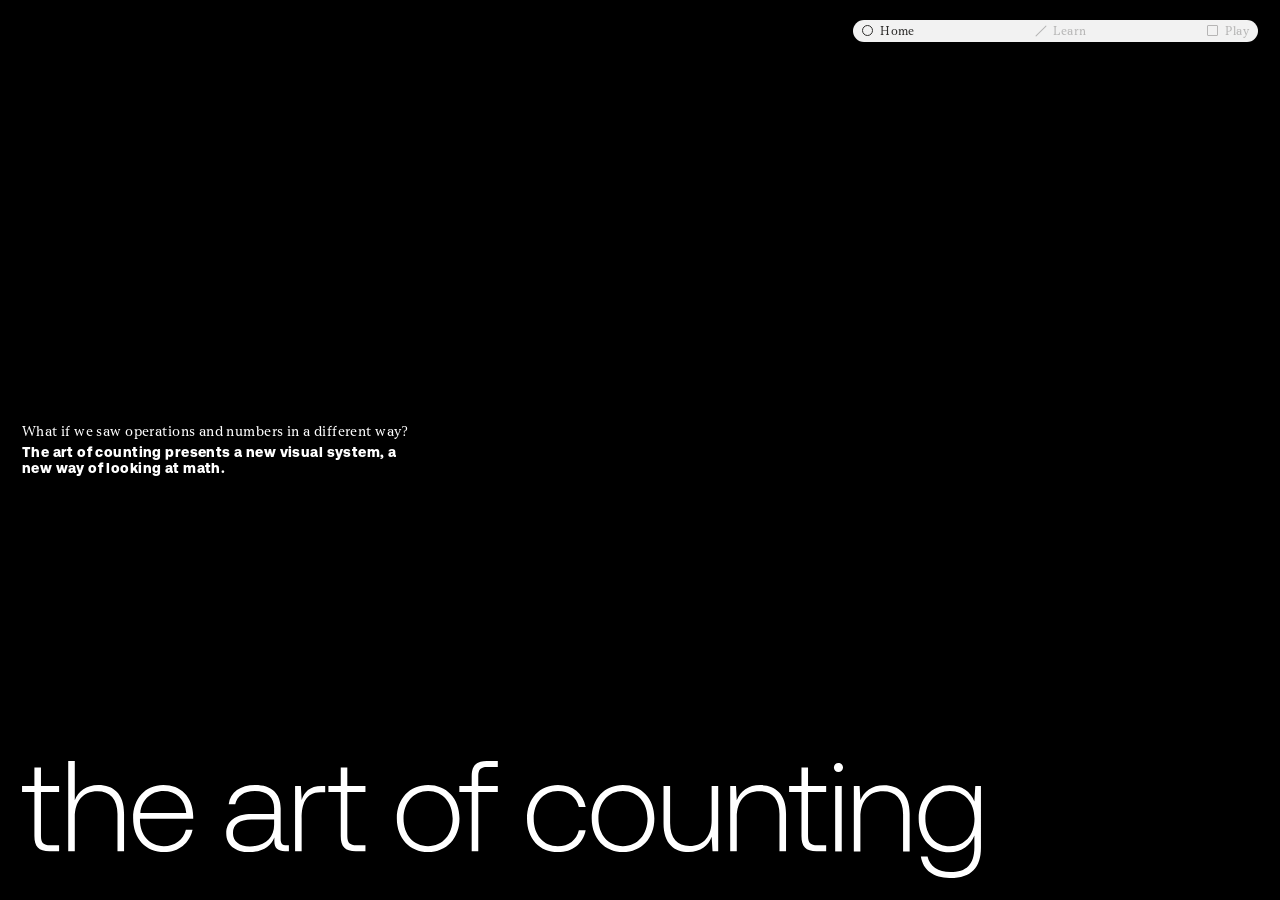
<file: index.html>
<!doctype html>
<html lang="en">
  <head>
    <meta charset="UTF-8" />
    <meta name="viewport" content="width=device-width, initial-scale=1.0, viewport-fit=cover" />
    <title>The Art of Counting</title>
    <link
      rel="stylesheet"
      href="https://cdn.jsdelivr.net/npm/bootstrap@5.3.3/dist/css/bootstrap.min.css"
    />
    <link rel="stylesheet" href="css/base.css" />
    <link rel="stylesheet" href="css/layout.css" />
    <link rel="stylesheet" href="css/home-hero.css" />
    <link rel="stylesheet" href="css/grid-overlay.css" />
    <script src="js/nav.js" defer></script>
    <script src="js/grid-overlay.js" defer></script>
  </head>
  <body>
    <main class="home-hero">
      <video
        class="home-hero-bg-img"
        src="assets/videos/home-hero-bg.mp4"
        autoplay
        muted
        loop
        playsinline
      ></video>
      <img
        src="assets/images/home-logo.svg"
        alt="The Art of Counting"
        class="home-hero-logo"
      />
      <p class="home-hero-copy">
        <span class="home-hero-copy-line1">What if we saw operations and numbers in a different way?</span>
        <span class="home-hero-copy-line2">The art of counting presents a new visual system, a new way of looking at math.</span>
      </p>
    </main>
  </body>
</html>
</file>
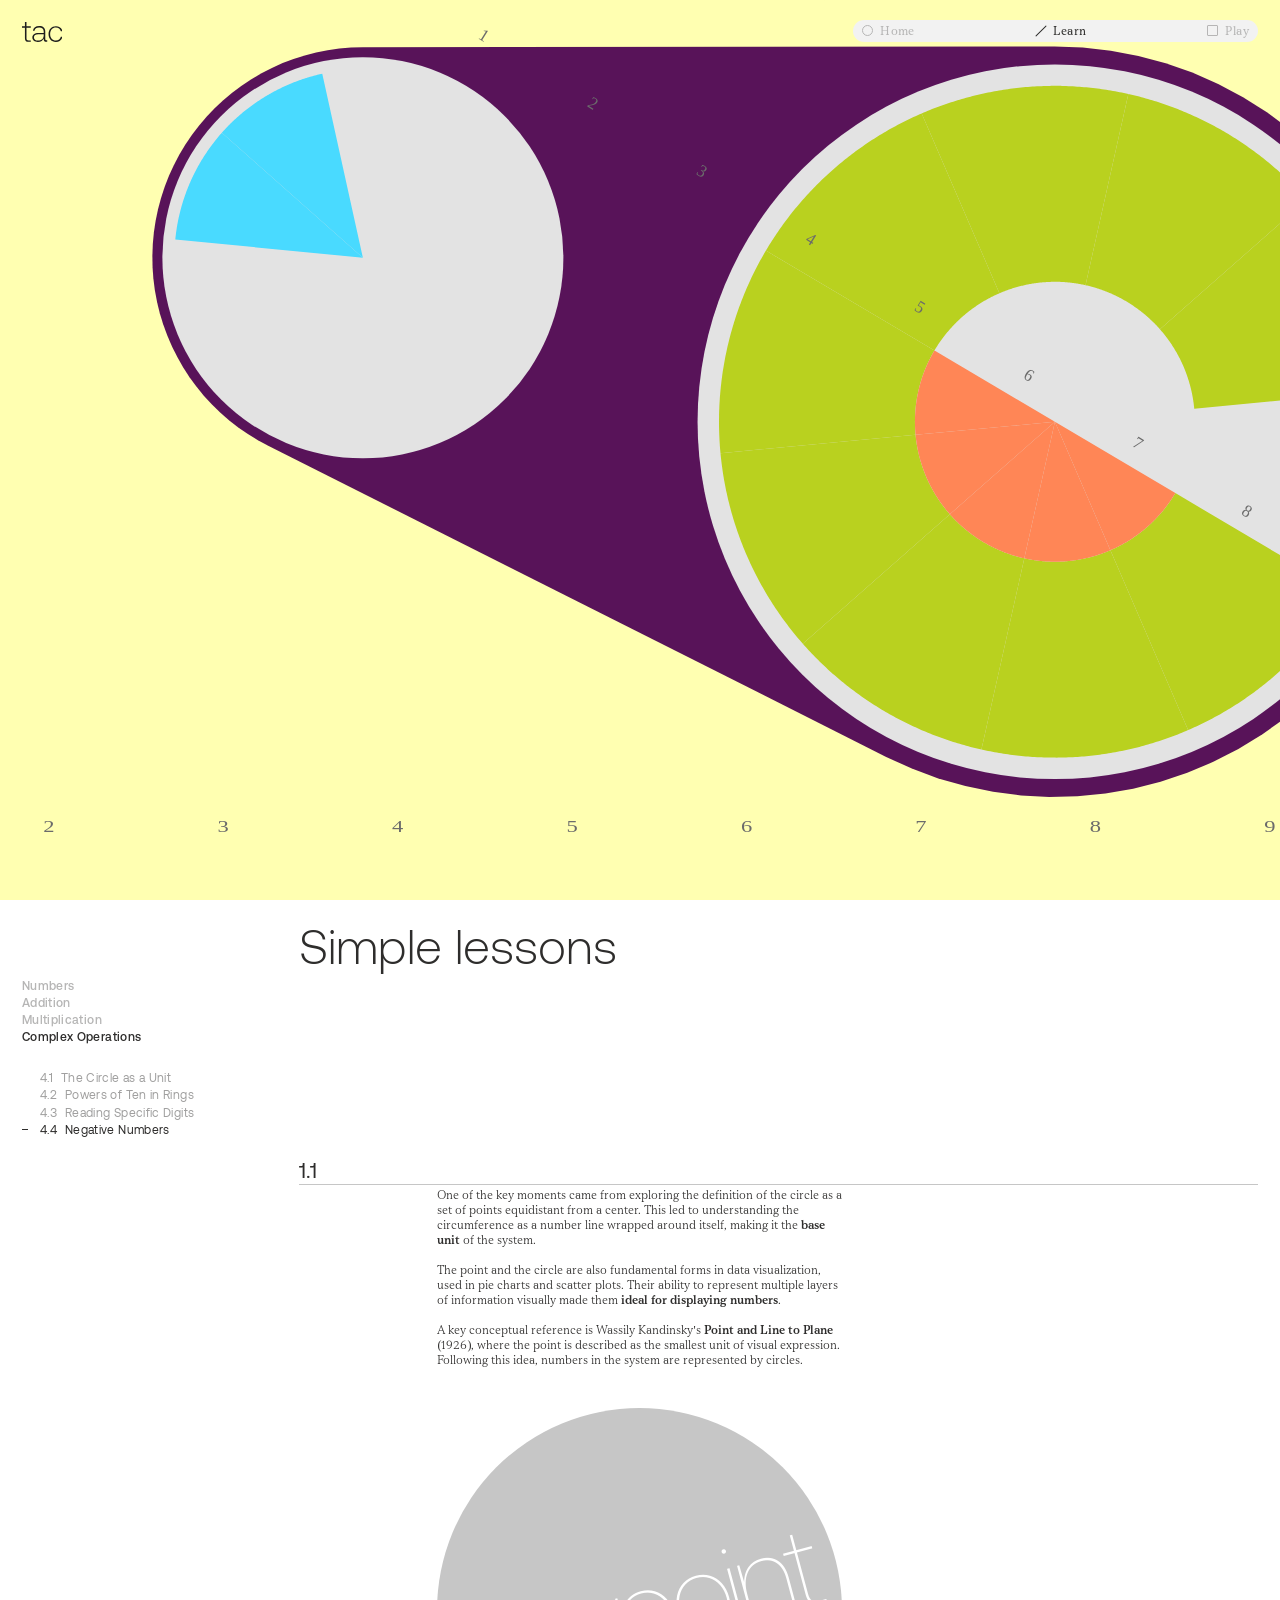
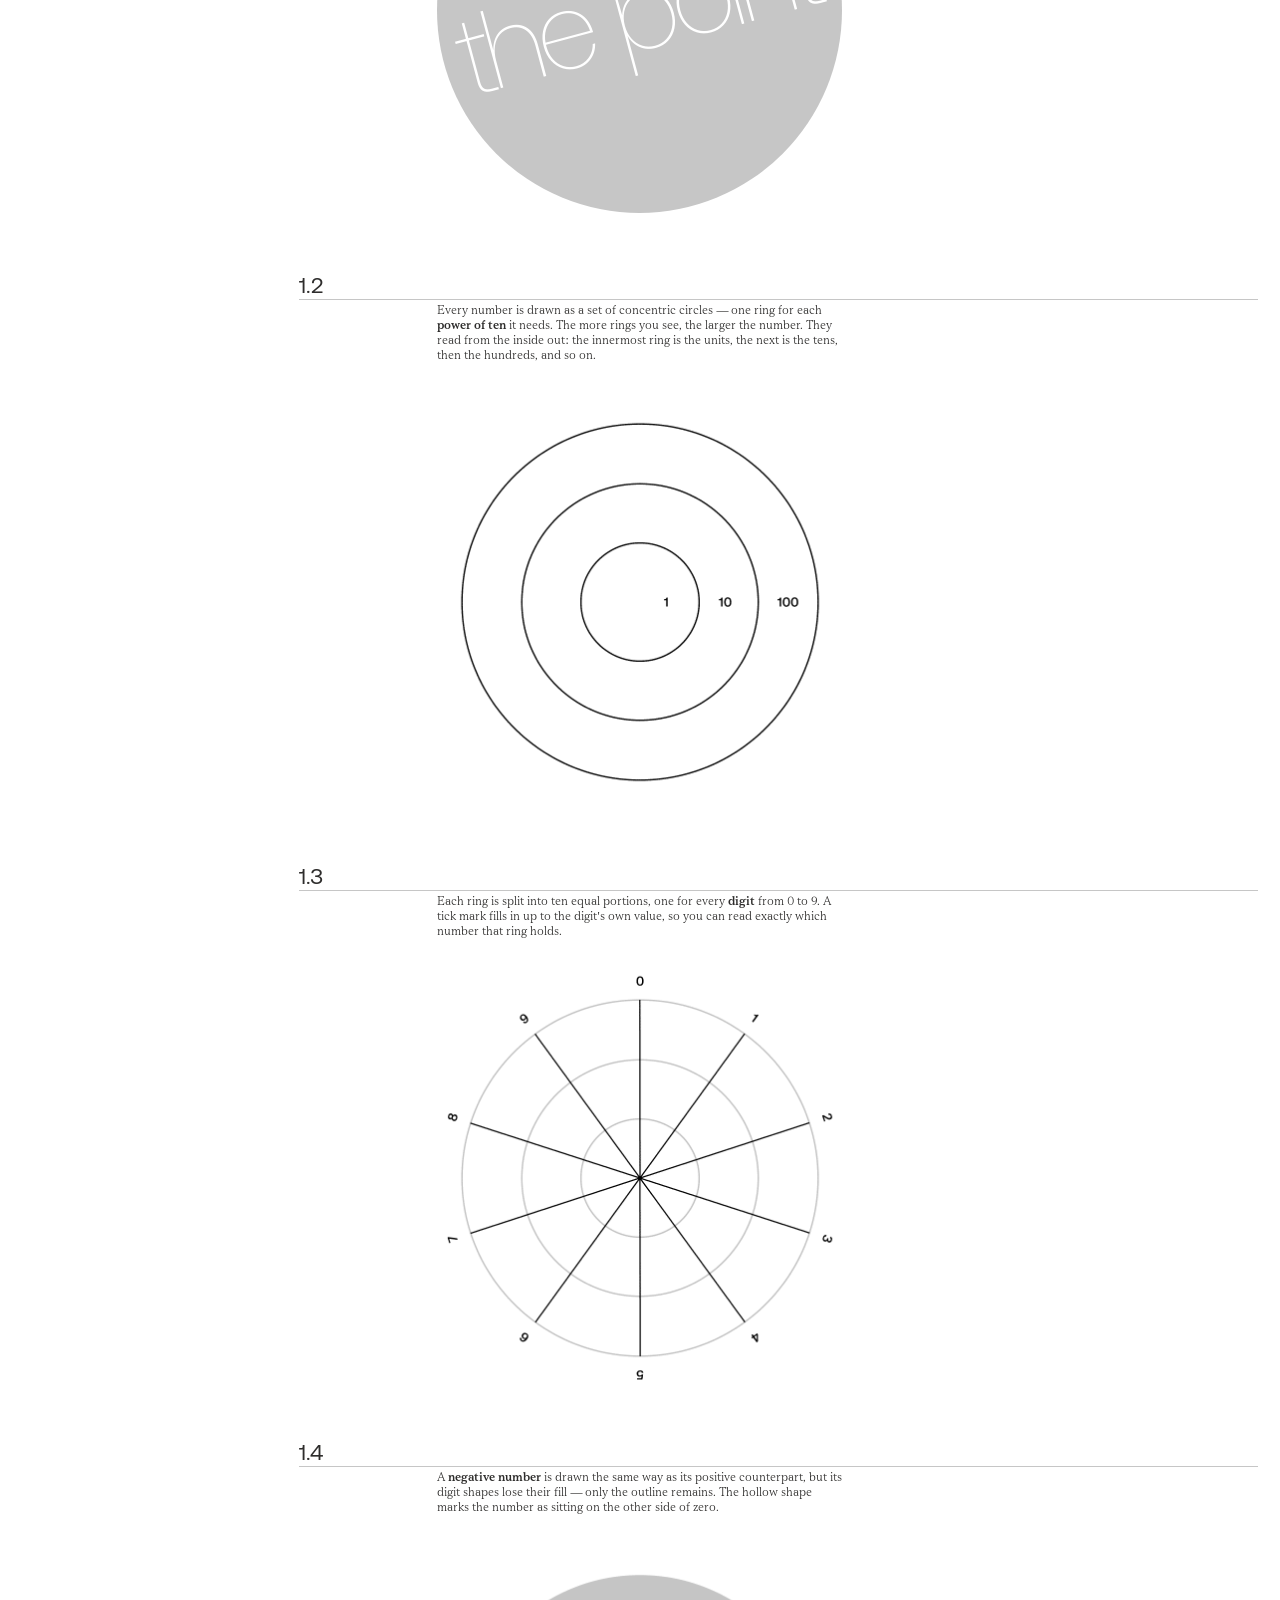
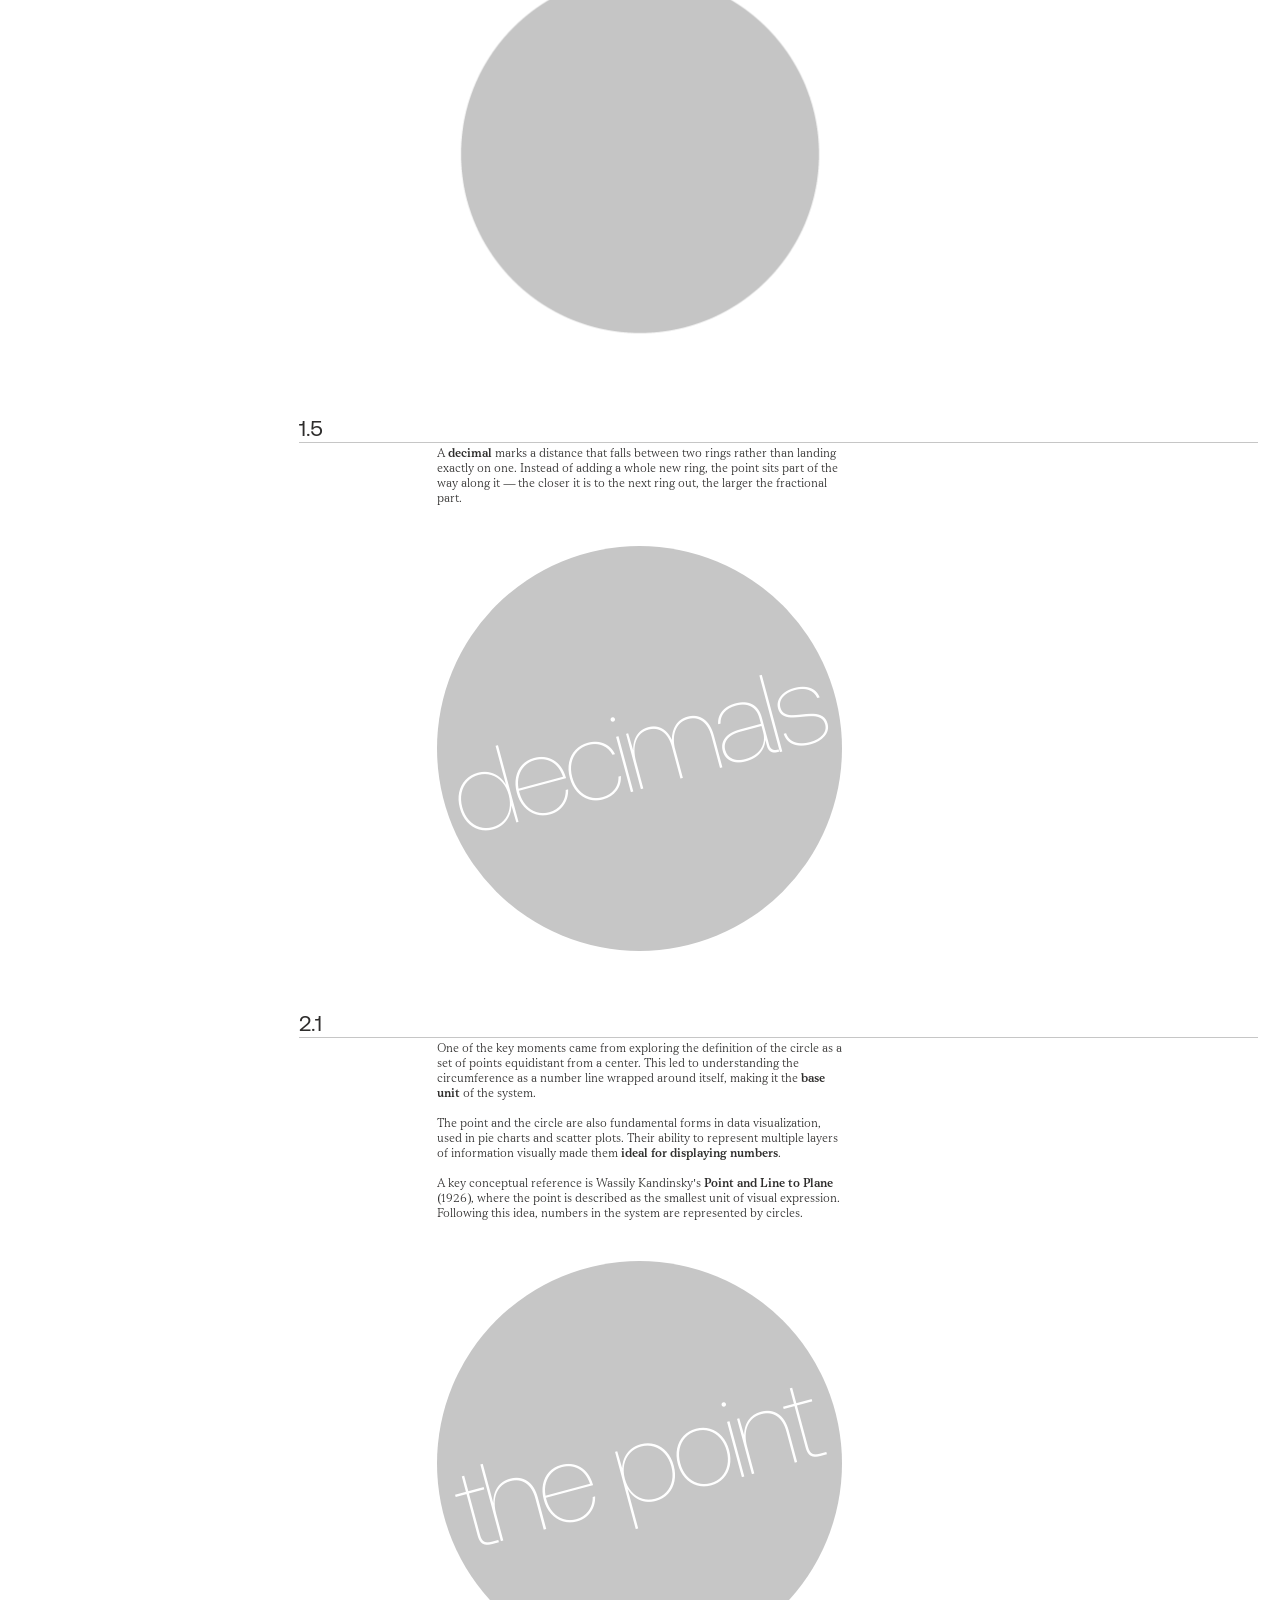
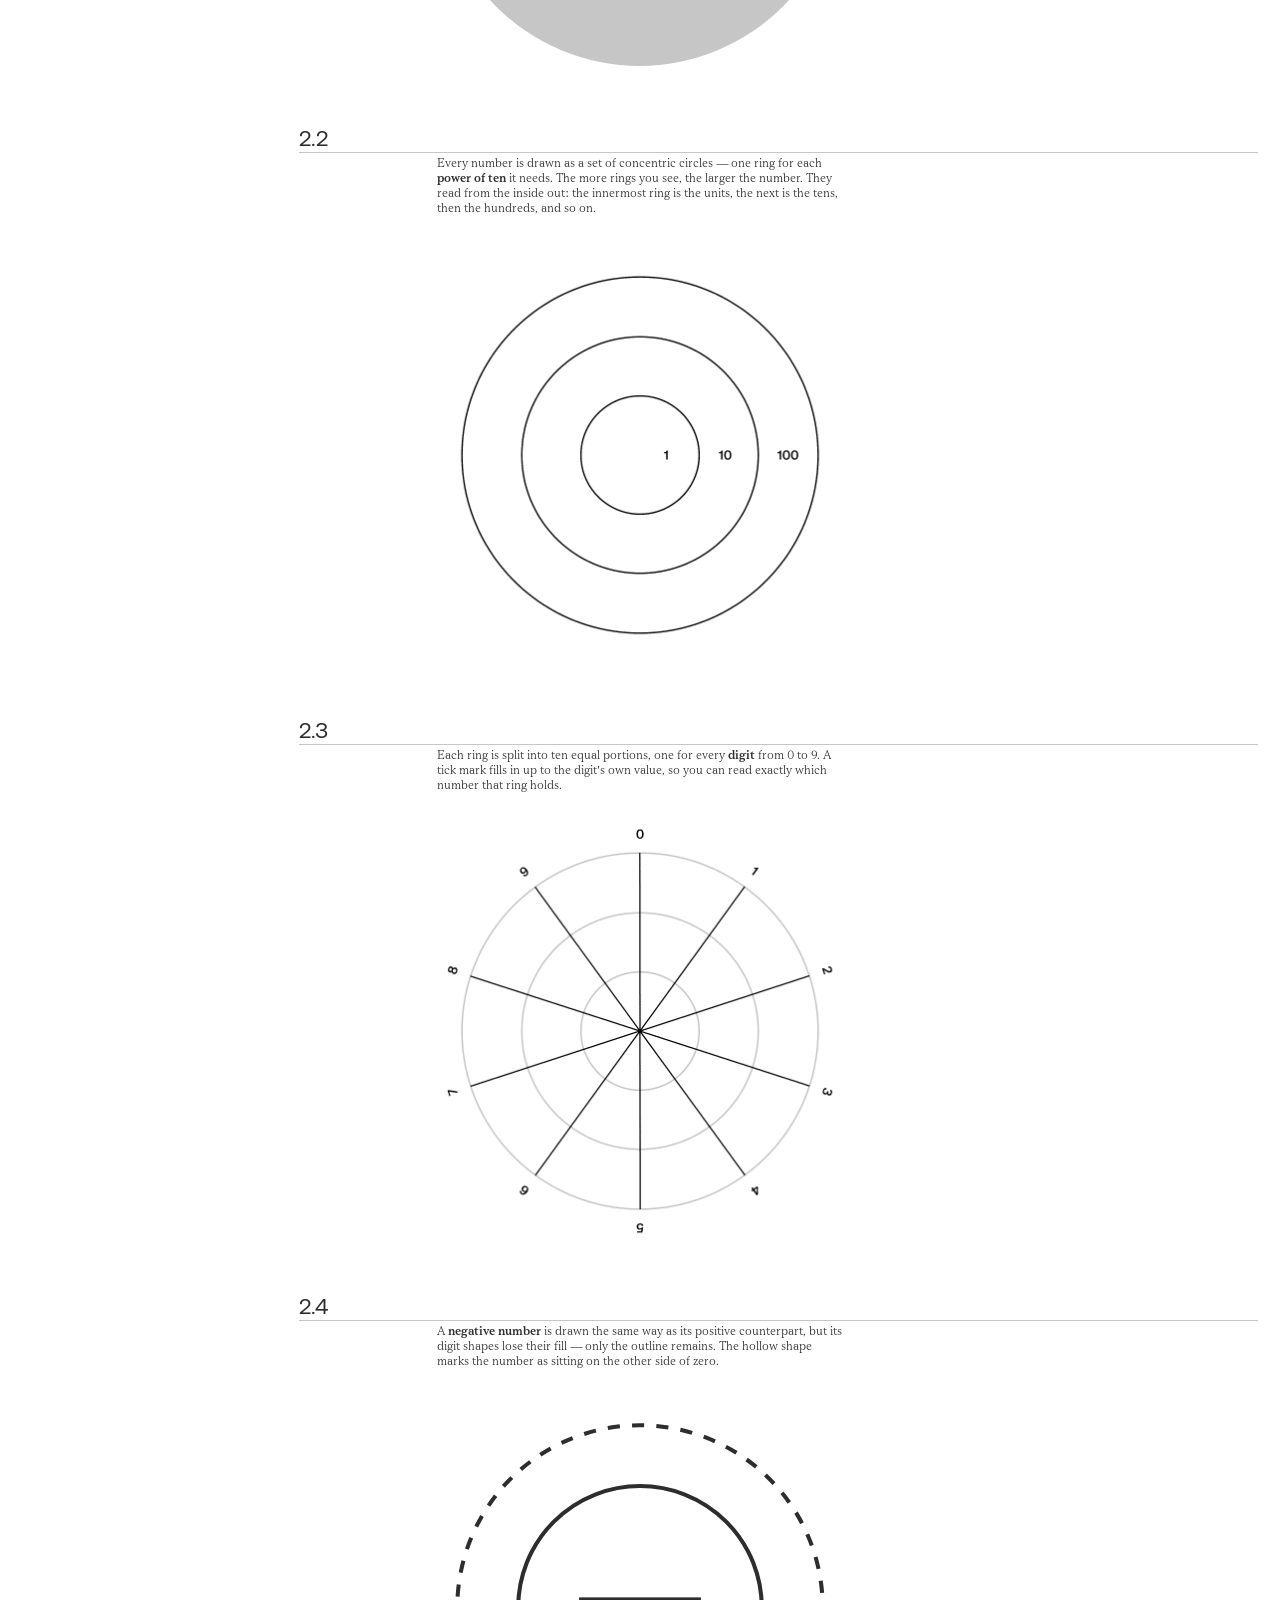
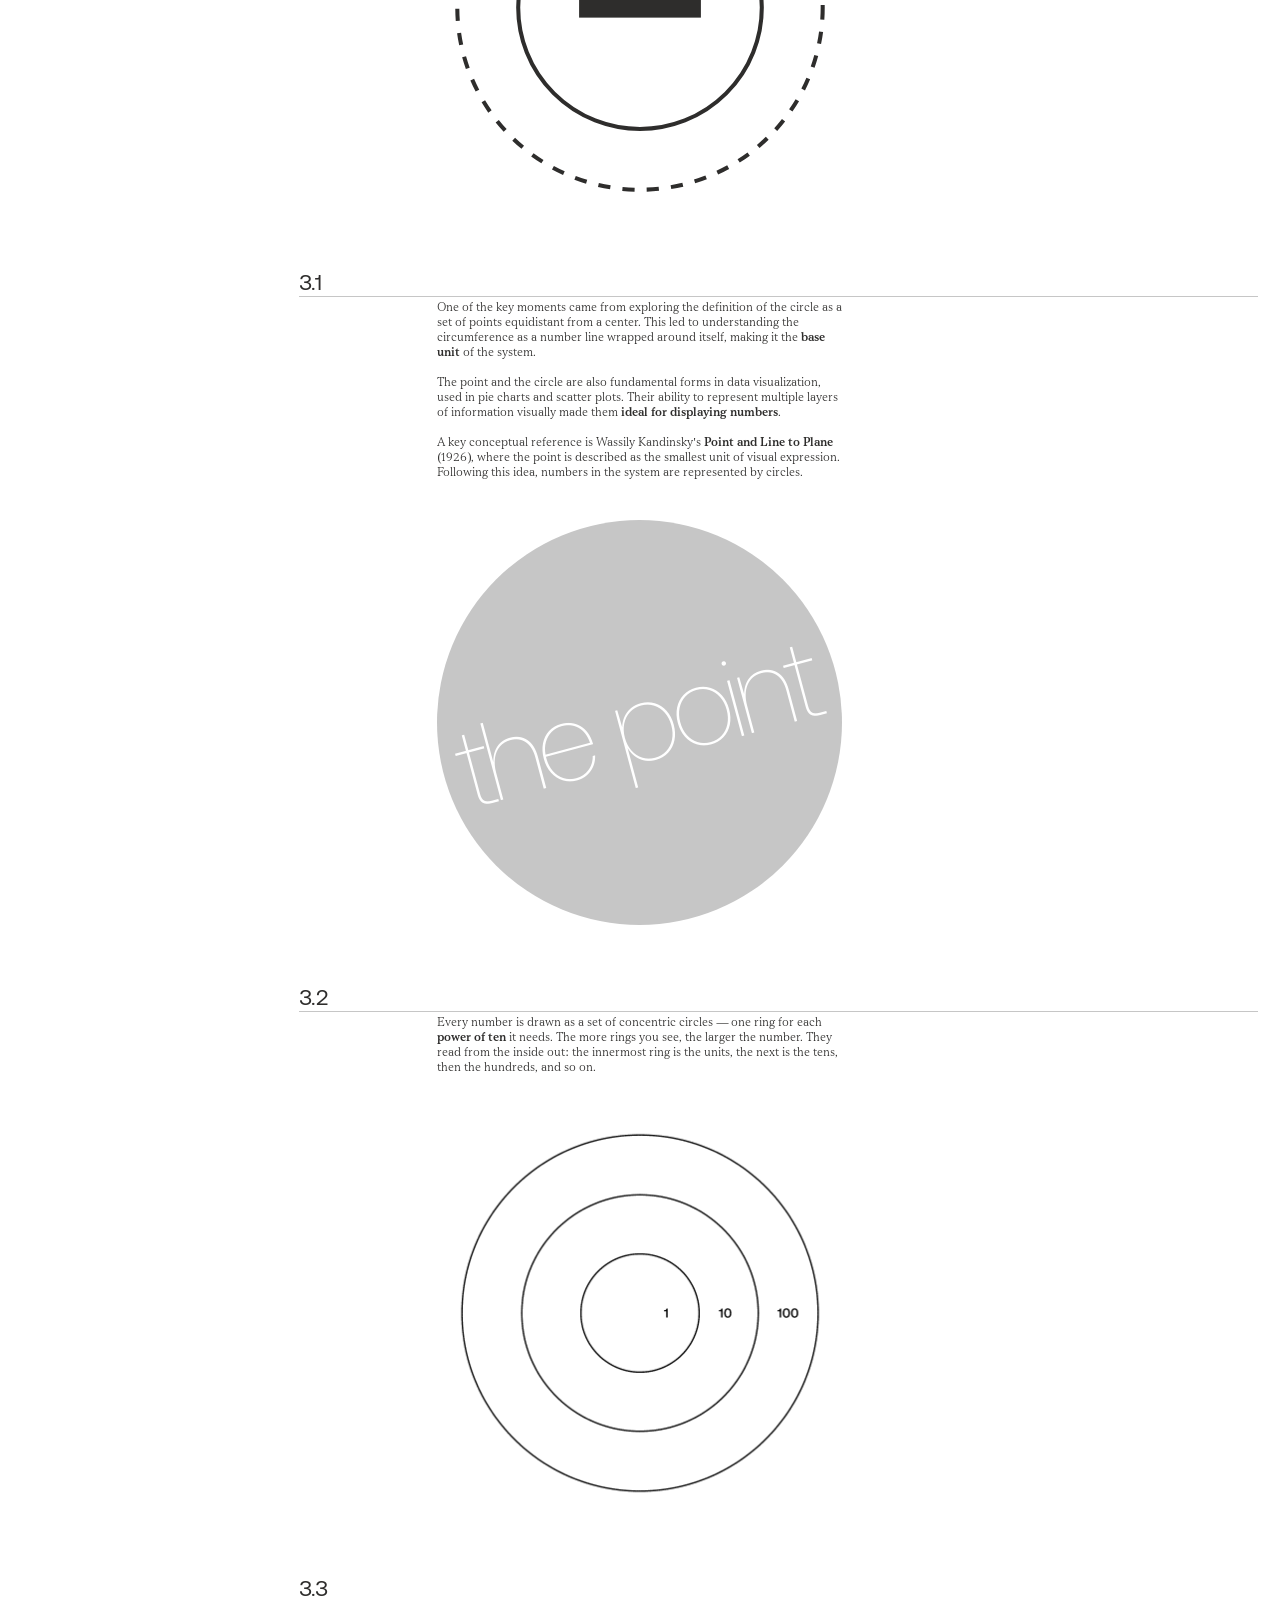
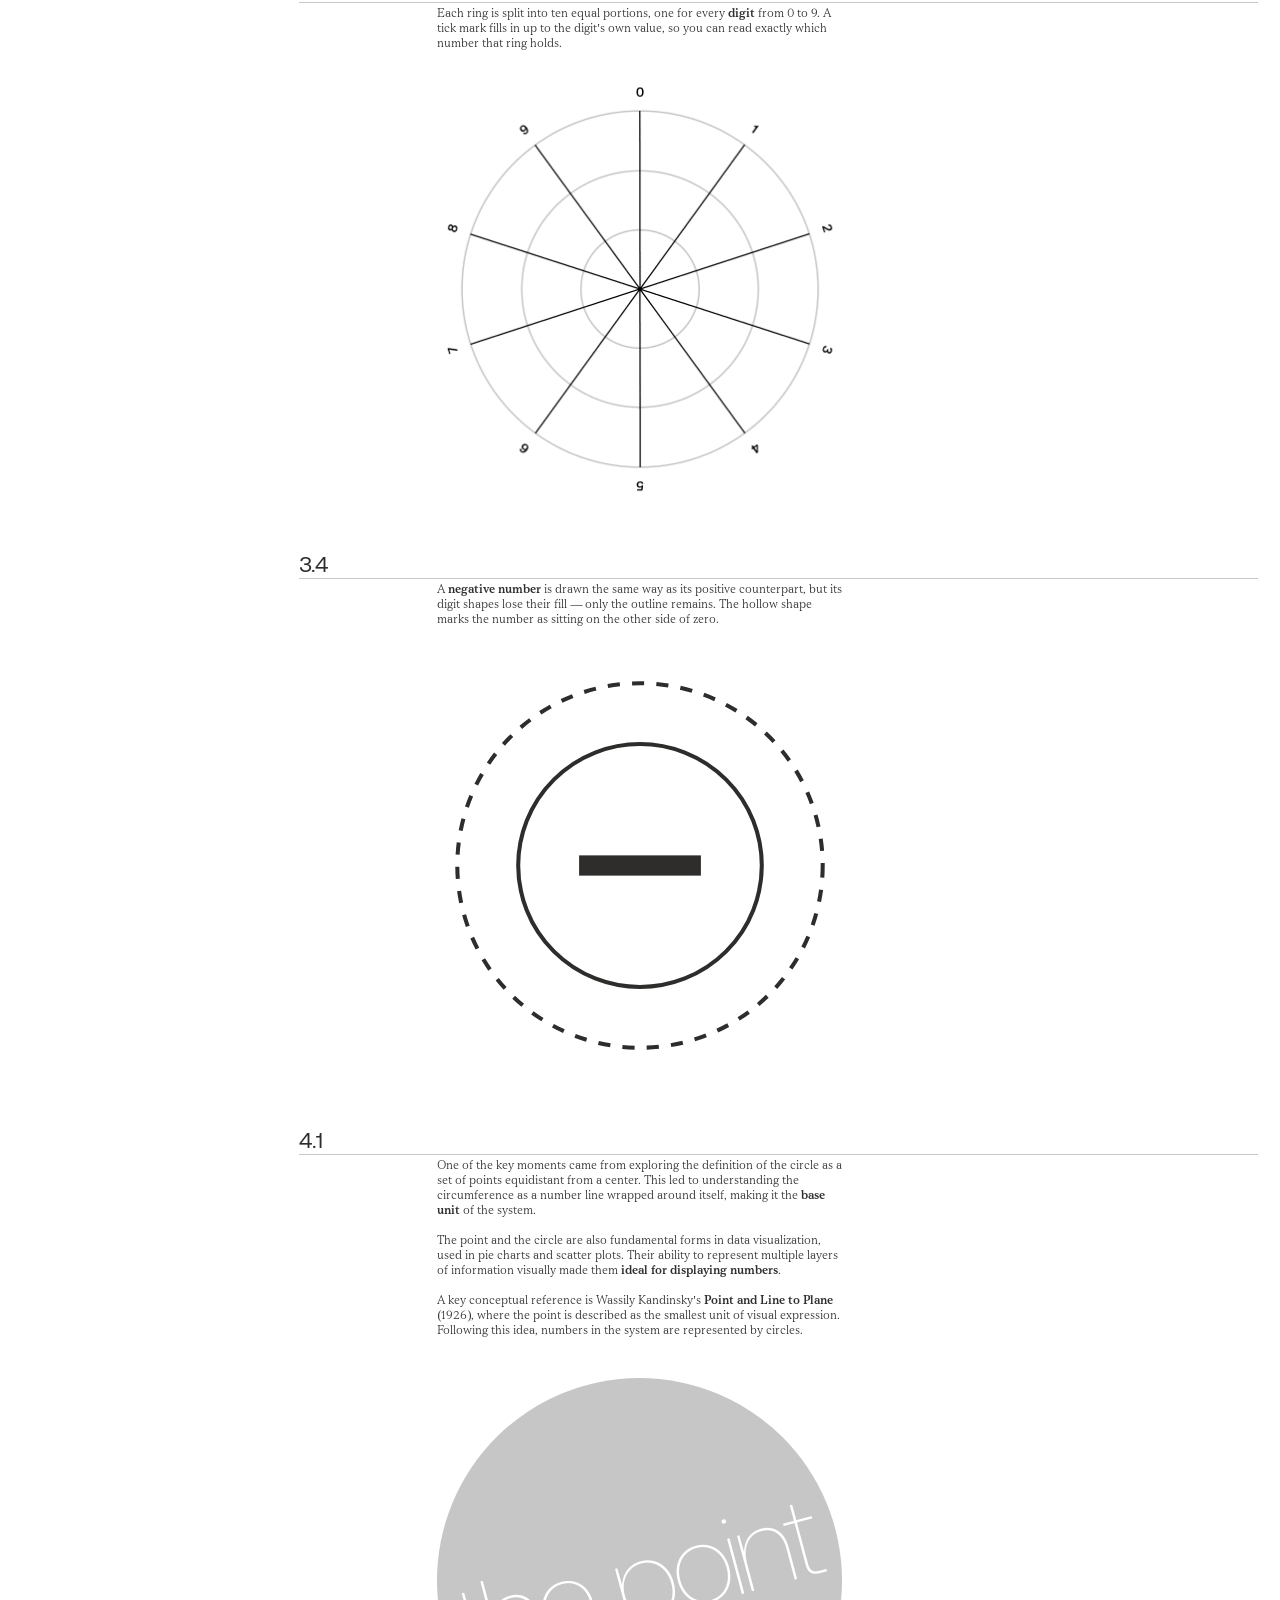
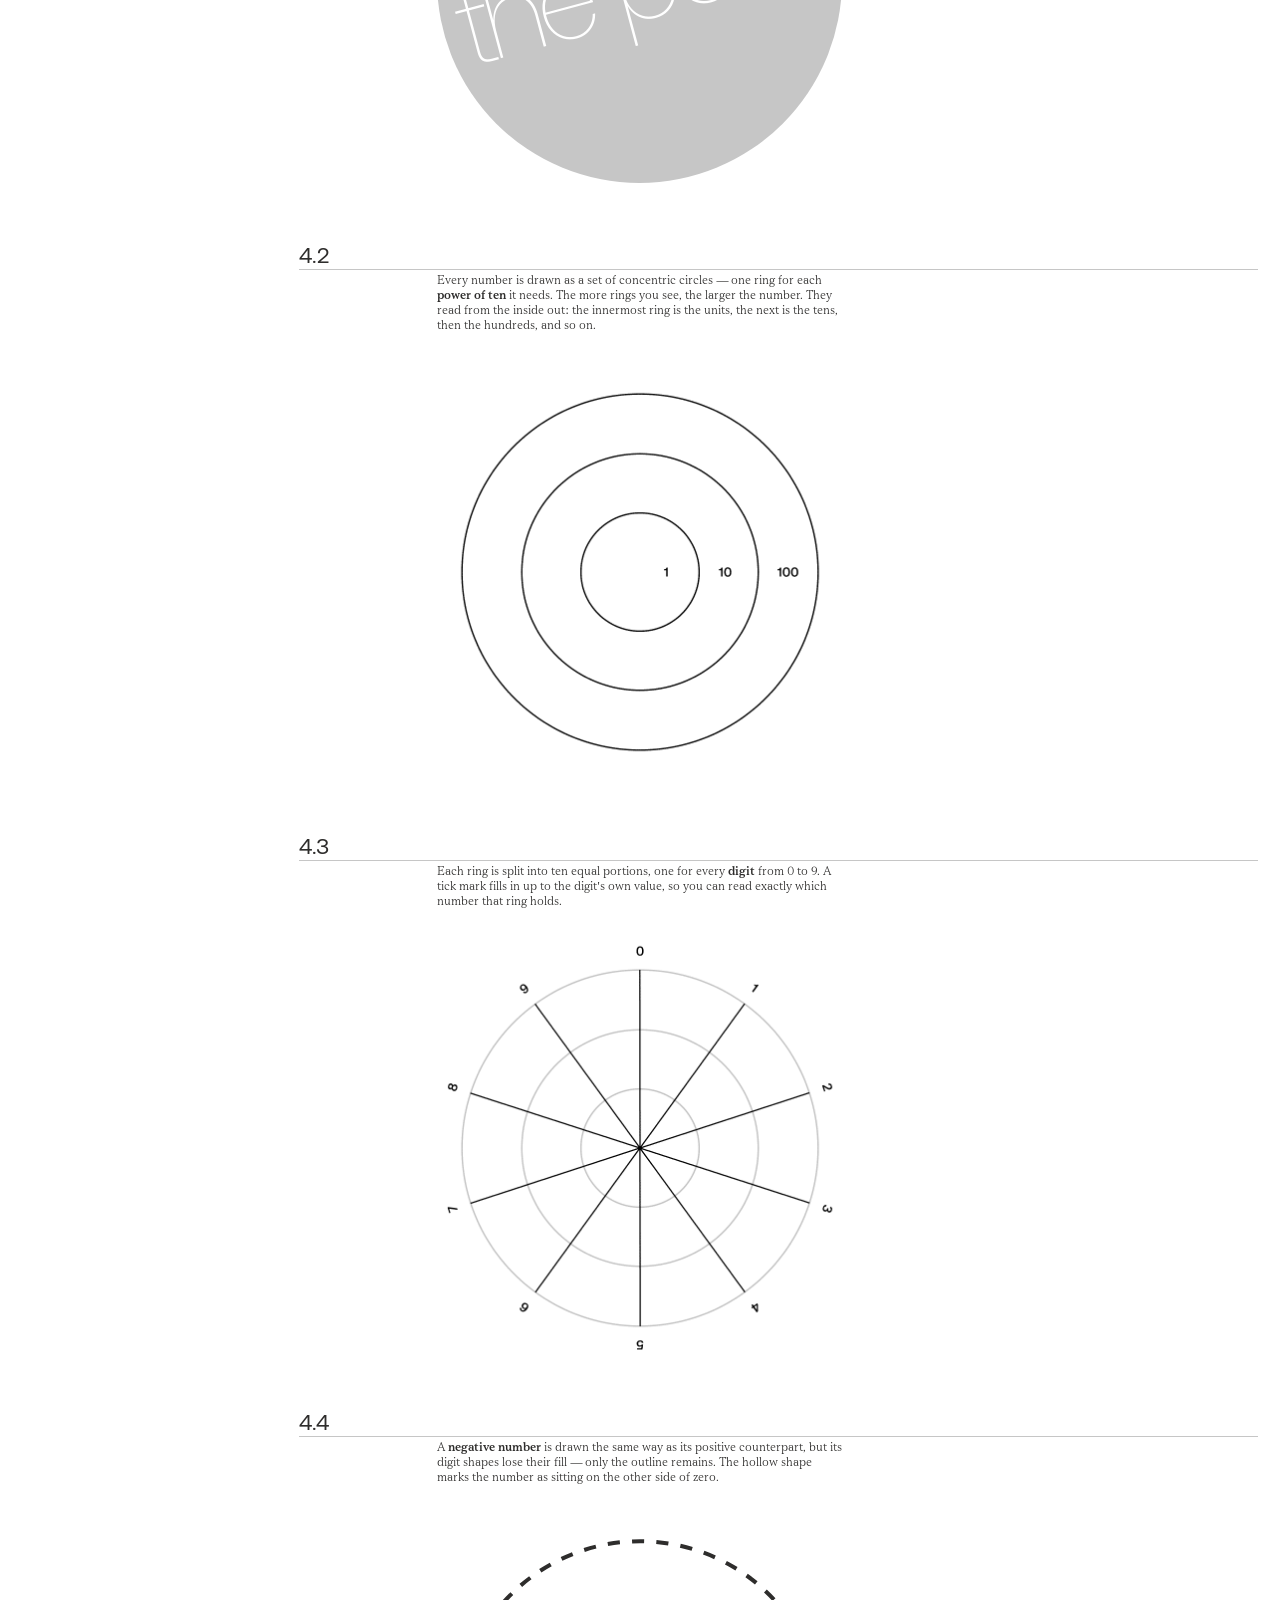
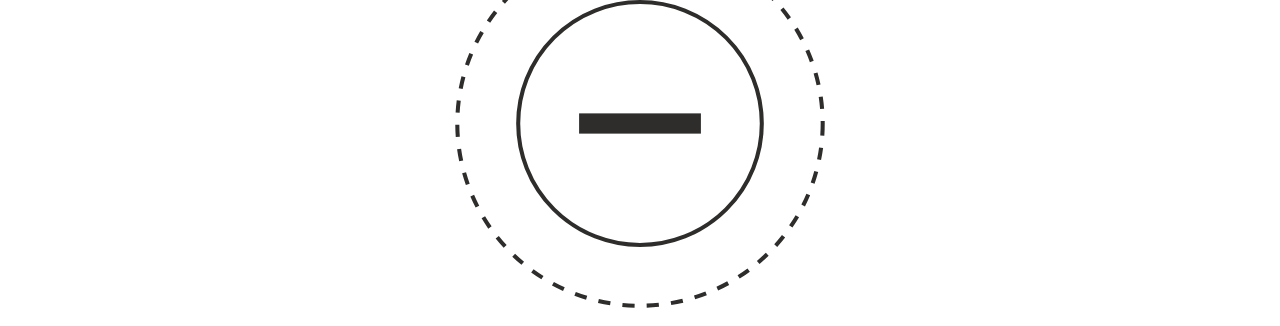
<file: learn.html>
<!doctype html>
<html lang="en">
  <head>
    <meta charset="UTF-8" />
    <meta name="viewport" content="width=device-width, initial-scale=1.0, viewport-fit=cover" />
    <title>Learn — The Art of Counting</title>
    <link
      rel="stylesheet"
      href="https://cdn.jsdelivr.net/npm/bootstrap@5.3.3/dist/css/bootstrap.min.css"
    />
    <link rel="stylesheet" href="css/base.css" />
    <link rel="stylesheet" href="css/learn.css" />
    <link rel="stylesheet" href="css/layout.css" />
    <link rel="stylesheet" href="css/sections.css" />
    <link rel="stylesheet" href="css/grid-overlay.css" />
    <script src="js/nav.js" defer></script>
    <script src="js/grid-overlay.js" defer></script>
    <script src="js/learn.js" defer></script>
  </head>
  <body>
    <section class="intro-section">
      <p class="intro-text">
        <span class="intro-text-words">Learn this new<br />visual system</span>
      </p>
    </section>

    <div class="learn-content-wrap">
      <div class="intro-copy">
        <p class="intro-subtitle">Simple lessons</p>
        <p class="intro-copy-body">mathematics</p>
      </div>
      <div class="point-line-plane-wrap">
        <button class="point-line-plane-handle" aria-label="Open index" aria-expanded="false">
          <span class="point-line-plane-handle-dot"></span>
        </button>
        <div class="point-line-plane">
          <a class="point-line-plane-title is-active" href="#numbers">Numbers</a>
          <div class="point-line-plane-subtitles is-open">
            <div class="point-line-plane-subtitles-inner">
              <div class="point-line-plane-subtitles-track">
                <a href="#circle-intro"><span class="point-line-plane-subtitle-num">1.1</span>The Circle as a Unit</a>
                <a href="#powers-of-ten"><span class="point-line-plane-subtitle-num">1.2</span>Powers of Ten in Rings</a>
                <a href="#specific-digits"><span class="point-line-plane-subtitle-num">1.3</span>Reading Specific Digits</a>
                <a href="#negative-numbers"><span class="point-line-plane-subtitle-num">1.4</span>Negative Numbers</a>
                <a href="#decimals"><span class="point-line-plane-subtitle-num">1.5</span>Decimals</a>
                <span class="point-line-plane-dot"></span>
              </div>
            </div>
          </div>

          <a class="point-line-plane-title" href="#addition">Addition</a>
          <div class="point-line-plane-subtitles">
            <div class="point-line-plane-subtitles-inner">
              <div class="point-line-plane-subtitles-track">
                <a href="#addition-circle-intro"><span class="point-line-plane-subtitle-num">2.1</span>The Circle as a Unit</a>
                <a href="#addition-powers-of-ten"><span class="point-line-plane-subtitle-num">2.2</span>Powers of Ten in Rings</a>
                <a href="#addition-specific-digits"><span class="point-line-plane-subtitle-num">2.3</span>Reading Specific Digits</a>
                <a href="#addition-negative-numbers"><span class="point-line-plane-subtitle-num">2.4</span>Negative Numbers</a>
                <span class="point-line-plane-dot"></span>
              </div>
            </div>
          </div>

          <a class="point-line-plane-title" href="#multiplication">Multiplication</a>
          <div class="point-line-plane-subtitles">
            <div class="point-line-plane-subtitles-inner">
              <div class="point-line-plane-subtitles-track">
                <a href="#multiplication-circle-intro"><span class="point-line-plane-subtitle-num">3.1</span>The Circle as a Unit</a>
                <a href="#multiplication-powers-of-ten"><span class="point-line-plane-subtitle-num">3.2</span>Powers of Ten in Rings</a>
                <a href="#multiplication-specific-digits"><span class="point-line-plane-subtitle-num">3.3</span>Reading Specific Digits</a>
                <a href="#multiplication-negative-numbers"><span class="point-line-plane-subtitle-num">3.4</span>Negative Numbers</a>
                <span class="point-line-plane-dot"></span>
              </div>
            </div>
          </div>

          <a class="point-line-plane-title" href="#complex-operations">Complex Operations</a>
          <div class="point-line-plane-subtitles">
            <div class="point-line-plane-subtitles-inner">
              <div class="point-line-plane-subtitles-track">
                <a href="#complex-operations-circle-intro"><span class="point-line-plane-subtitle-num">4.1</span>The Circle as a Unit</a>
                <a href="#complex-operations-powers-of-ten"><span class="point-line-plane-subtitle-num">4.2</span>Powers of Ten in Rings</a>
                <a href="#complex-operations-specific-digits"><span class="point-line-plane-subtitle-num">4.3</span>Reading Specific Digits</a>
                <a href="#complex-operations-negative-numbers"><span class="point-line-plane-subtitle-num">4.4</span>Negative Numbers</a>
                <span class="point-line-plane-dot"></span>
              </div>
            </div>
          </div>
        </div>
      </div>

      <section class="gifs-section" id="numbers">
        <div class="gif-col" id="circle-intro">
          <span class="gif-section-num">1.1</span>
          <p class="gif-caption">
            One of the key moments came from exploring the definition of the
            circle as a set of points equidistant from a center. This led to
            understanding the circumference as a number line wrapped around
            itself, making it the <strong>base unit</strong> of the system.
            <br /><br />
            The point and the circle are also fundamental forms in data
            visualization, used in pie charts and scatter plots. Their
            ability to represent multiple layers of information visually
            made them <strong>ideal for displaying numbers</strong>.
            <br /><br />
            A key conceptual reference is Wassily Kandinsky's
            <strong>Point and Line to Plane</strong> (1926), where the point
            is described as the smallest unit of visual expression. Following
            this idea, numbers in the system are represented by circles.
          </p>
          <div class="gif-item gif-item--circle">
            <span class="gif-item-circle-text">the point</span>
          </div>
        </div>
        <div class="gif-col" id="powers-of-ten">
          <span class="gif-section-num">1.2</span>
          <p class="gif-caption">
            Every number is drawn as a set of concentric circles — one ring
            for each <strong>power of ten</strong> it needs. The more rings
            you see, the larger the number. They read from the inside out:
            the innermost ring is the units, the next is the tens, then the
            hundreds, and so on.
          </p>
          <div class="gif-item gif-frame">
            <img
              class="gif-frame-img"
              src="assets/images/learn/powersoften.gif"
              alt="Powers of Ten animation"
            />
          </div>
        </div>
        <div class="gif-col gif-col--side" id="specific-digits">
          <span class="gif-section-num">1.3</span>
          <p class="gif-caption">
            Each ring is split into ten equal portions, one for every
            <strong>digit</strong> from 0 to 9. A tick mark fills in up to
            the digit's own value, so you can read exactly which number
            that ring holds.
          </p>
          <div class="gif-item gif-frame">
            <img
              class="gif-frame-img"
              src="assets/images/learn/1-9.1.gif"
              alt="Specific Digits animation"
            />
          </div>
        </div>
        <div class="gif-col" id="negative-numbers">
          <span class="gif-section-num">1.4</span>
          <p class="gif-caption">
            A <strong>negative number</strong> is drawn the same way as its
            positive counterpart, but its digit shapes lose their fill —
            only the outline remains. The hollow shape marks the number as
            sitting on the other side of zero.
          </p>
          <div class="gif-item gif-frame">
            <img
              class="gif-frame-img"
              src="assets/images/learn/neg2.gif"
              alt="Negative Numbers diagram"
            />
          </div>
        </div>
        <div class="gif-col" id="decimals">
          <span class="gif-section-num">1.5</span>
          <p class="gif-caption">
            A <strong>decimal</strong> marks a distance that falls between
            two rings rather than landing exactly on one. Instead of adding
            a whole new ring, the point sits part of the way along it —
            the closer it is to the next ring out, the larger the
            fractional part.
          </p>
          <div class="gif-item gif-item--circle">
            <span class="gif-item-circle-text">decimals</span>
          </div>
        </div>
      </section>

      <!-- placeholder copy of the Numbers section, just so the nav's
           accordion behavior (open/close per main title) can be seen and
           tested before Addition actually has its own content -->
      <section class="gifs-section" id="addition">
        <div class="gif-col" id="addition-circle-intro">
          <span class="gif-section-num">2.1</span>
          <p class="gif-caption">
            One of the key moments came from exploring the definition of the
            circle as a set of points equidistant from a center. This led to
            understanding the circumference as a number line wrapped around
            itself, making it the <strong>base unit</strong> of the system.
            <br /><br />
            The point and the circle are also fundamental forms in data
            visualization, used in pie charts and scatter plots. Their
            ability to represent multiple layers of information visually
            made them <strong>ideal for displaying numbers</strong>.
            <br /><br />
            A key conceptual reference is Wassily Kandinsky's
            <strong>Point and Line to Plane</strong> (1926), where the point
            is described as the smallest unit of visual expression. Following
            this idea, numbers in the system are represented by circles.
          </p>
          <div class="gif-item gif-item--circle">
            <span class="gif-item-circle-text">the point</span>
          </div>
        </div>
        <div class="gif-col" id="addition-powers-of-ten">
          <span class="gif-section-num">2.2</span>
          <p class="gif-caption">
            Every number is drawn as a set of concentric circles — one ring
            for each <strong>power of ten</strong> it needs. The more rings
            you see, the larger the number. They read from the inside out:
            the innermost ring is the units, the next is the tens, then the
            hundreds, and so on.
          </p>
          <div class="gif-item gif-frame">
            <img
              class="gif-frame-img"
              src="assets/images/learn/powersoften.gif"
              alt="Powers of Ten animation"
            />
          </div>
        </div>
        <div class="gif-col gif-col--side" id="addition-specific-digits">
          <span class="gif-section-num">2.3</span>
          <p class="gif-caption">
            Each ring is split into ten equal portions, one for every
            <strong>digit</strong> from 0 to 9. A tick mark fills in up to
            the digit's own value, so you can read exactly which number
            that ring holds.
          </p>
          <div class="gif-item gif-frame">
            <img
              class="gif-frame-img"
              src="assets/images/learn/1-9.1.gif"
              alt="Specific Digits animation"
            />
          </div>
        </div>
        <div class="gif-col" id="addition-negative-numbers">
          <span class="gif-section-num">2.4</span>
          <p class="gif-caption">
            A <strong>negative number</strong> is drawn the same way as its
            positive counterpart, but its digit shapes lose their fill —
            only the outline remains. The hollow shape marks the number as
            sitting on the other side of zero.
          </p>
          <img
            class="gif-item"
            src="assets/images/learn/negative-numbers.svg"
            alt="Negative Numbers diagram"
          />
        </div>
      </section>

      <!-- same placeholder copy for Multiplication -->
      <section class="gifs-section" id="multiplication">
        <div class="gif-col" id="multiplication-circle-intro">
          <span class="gif-section-num">3.1</span>
          <p class="gif-caption">
            One of the key moments came from exploring the definition of the
            circle as a set of points equidistant from a center. This led to
            understanding the circumference as a number line wrapped around
            itself, making it the <strong>base unit</strong> of the system.
            <br /><br />
            The point and the circle are also fundamental forms in data
            visualization, used in pie charts and scatter plots. Their
            ability to represent multiple layers of information visually
            made them <strong>ideal for displaying numbers</strong>.
            <br /><br />
            A key conceptual reference is Wassily Kandinsky's
            <strong>Point and Line to Plane</strong> (1926), where the point
            is described as the smallest unit of visual expression. Following
            this idea, numbers in the system are represented by circles.
          </p>
          <div class="gif-item gif-item--circle">
            <span class="gif-item-circle-text">the point</span>
          </div>
        </div>
        <div class="gif-col" id="multiplication-powers-of-ten">
          <span class="gif-section-num">3.2</span>
          <p class="gif-caption">
            Every number is drawn as a set of concentric circles — one ring
            for each <strong>power of ten</strong> it needs. The more rings
            you see, the larger the number. They read from the inside out:
            the innermost ring is the units, the next is the tens, then the
            hundreds, and so on.
          </p>
          <div class="gif-item gif-frame">
            <img
              class="gif-frame-img"
              src="assets/images/learn/powersoften.gif"
              alt="Powers of Ten animation"
            />
          </div>
        </div>
        <div class="gif-col gif-col--side" id="multiplication-specific-digits">
          <span class="gif-section-num">3.3</span>
          <p class="gif-caption">
            Each ring is split into ten equal portions, one for every
            <strong>digit</strong> from 0 to 9. A tick mark fills in up to
            the digit's own value, so you can read exactly which number
            that ring holds.
          </p>
          <div class="gif-item gif-frame">
            <img
              class="gif-frame-img"
              src="assets/images/learn/1-9.1.gif"
              alt="Specific Digits animation"
            />
          </div>
        </div>
        <div class="gif-col" id="multiplication-negative-numbers">
          <span class="gif-section-num">3.4</span>
          <p class="gif-caption">
            A <strong>negative number</strong> is drawn the same way as its
            positive counterpart, but its digit shapes lose their fill —
            only the outline remains. The hollow shape marks the number as
            sitting on the other side of zero.
          </p>
          <img
            class="gif-item"
            src="assets/images/learn/negative-numbers.svg"
            alt="Negative Numbers diagram"
          />
        </div>
      </section>

      <!-- same placeholder copy for Complex Operations -->
      <section class="gifs-section" id="complex-operations">
        <div class="gif-col" id="complex-operations-circle-intro">
          <span class="gif-section-num">4.1</span>
          <p class="gif-caption">
            One of the key moments came from exploring the definition of the
            circle as a set of points equidistant from a center. This led to
            understanding the circumference as a number line wrapped around
            itself, making it the <strong>base unit</strong> of the system.
            <br /><br />
            The point and the circle are also fundamental forms in data
            visualization, used in pie charts and scatter plots. Their
            ability to represent multiple layers of information visually
            made them <strong>ideal for displaying numbers</strong>.
            <br /><br />
            A key conceptual reference is Wassily Kandinsky's
            <strong>Point and Line to Plane</strong> (1926), where the point
            is described as the smallest unit of visual expression. Following
            this idea, numbers in the system are represented by circles.
          </p>
          <div class="gif-item gif-item--circle">
            <span class="gif-item-circle-text">the point</span>
          </div>
        </div>
        <div class="gif-col" id="complex-operations-powers-of-ten">
          <span class="gif-section-num">4.2</span>
          <p class="gif-caption">
            Every number is drawn as a set of concentric circles — one ring
            for each <strong>power of ten</strong> it needs. The more rings
            you see, the larger the number. They read from the inside out:
            the innermost ring is the units, the next is the tens, then the
            hundreds, and so on.
          </p>
          <div class="gif-item gif-frame">
            <img
              class="gif-frame-img"
              src="assets/images/learn/powersoften.gif"
              alt="Powers of Ten animation"
            />
          </div>
        </div>
        <div class="gif-col gif-col--side" id="complex-operations-specific-digits">
          <span class="gif-section-num">4.3</span>
          <p class="gif-caption">
            Each ring is split into ten equal portions, one for every
            <strong>digit</strong> from 0 to 9. A tick mark fills in up to
            the digit's own value, so you can read exactly which number
            that ring holds.
          </p>
          <div class="gif-item gif-frame">
            <img
              class="gif-frame-img"
              src="assets/images/learn/1-9.1.gif"
              alt="Specific Digits animation"
            />
          </div>
        </div>
        <div class="gif-col" id="complex-operations-negative-numbers">
          <span class="gif-section-num">4.4</span>
          <p class="gif-caption">
            A <strong>negative number</strong> is drawn the same way as its
            positive counterpart, but its digit shapes lose their fill —
            only the outline remains. The hollow shape marks the number as
            sitting on the other side of zero.
          </p>
          <img
            class="gif-item"
            src="assets/images/learn/negative-numbers.svg"
            alt="Negative Numbers diagram"
          />
        </div>
      </section>
    </div>
  </body>
</html>
</file>
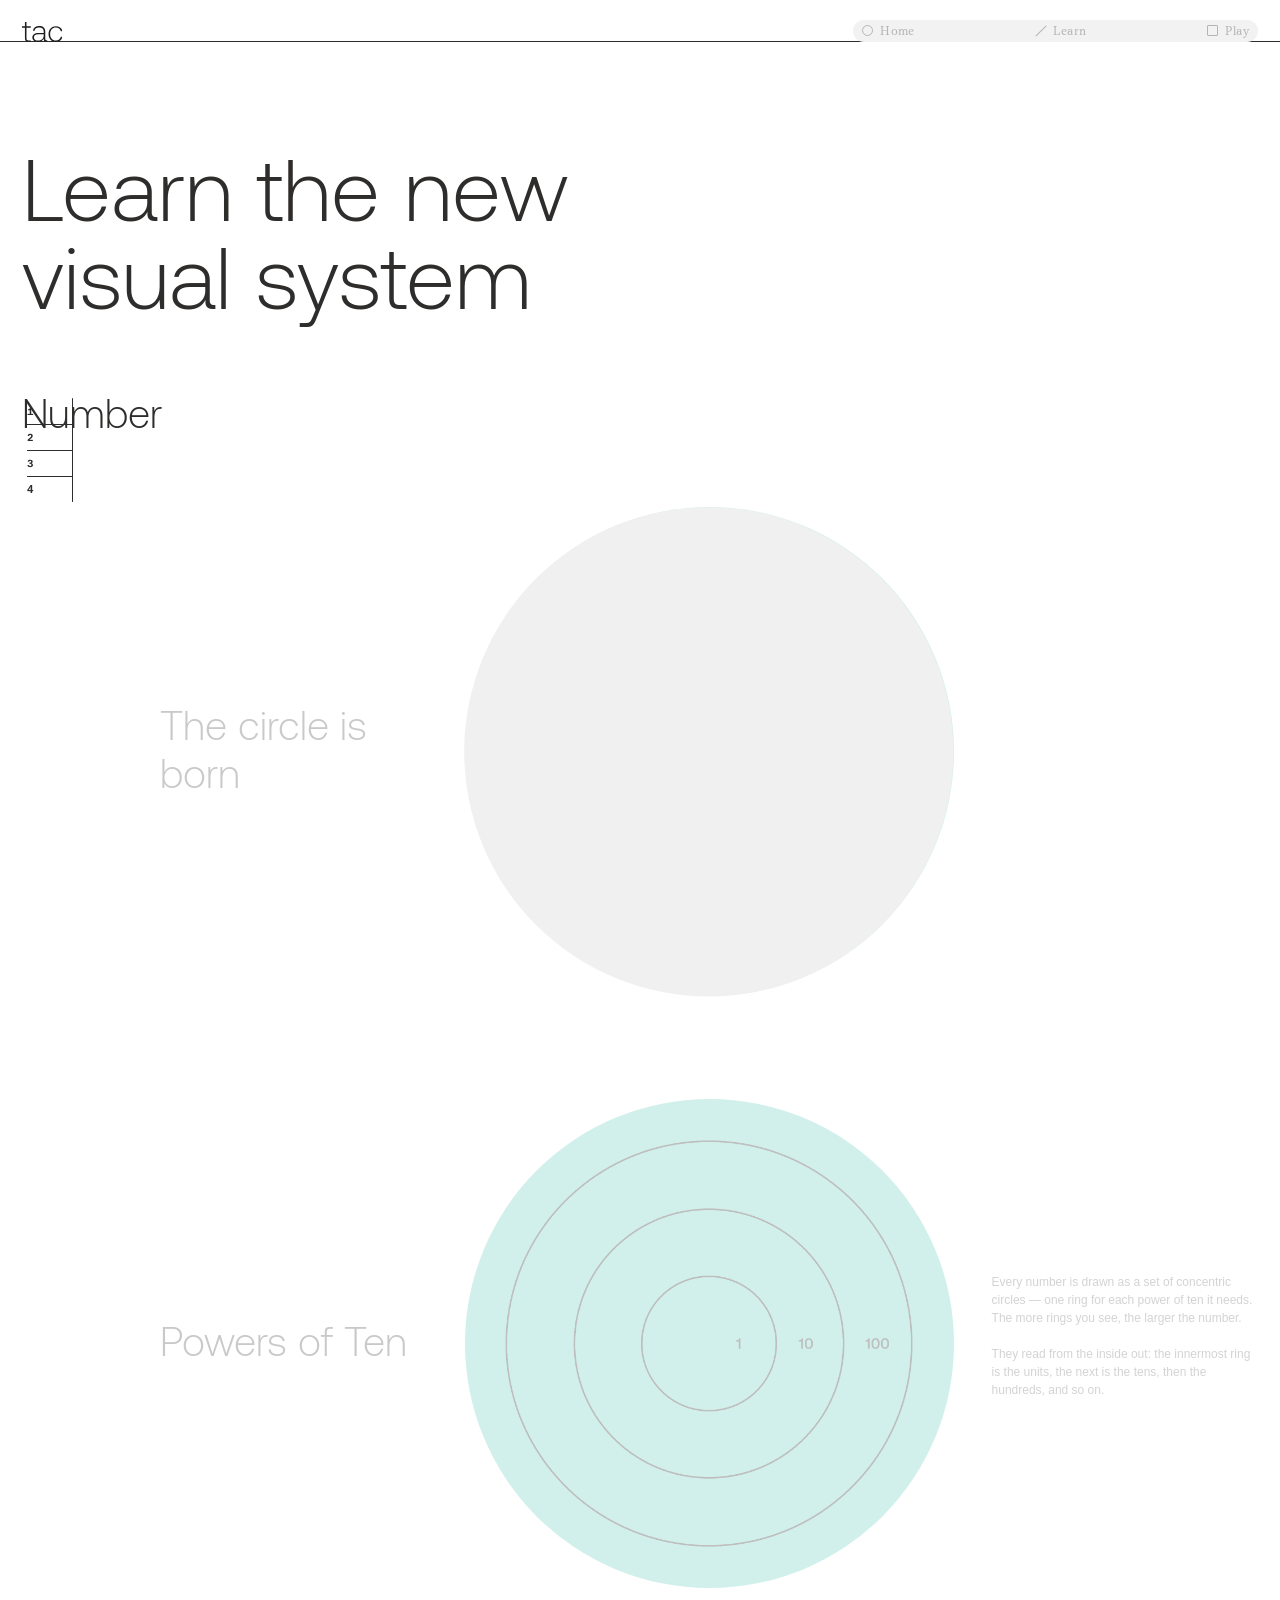
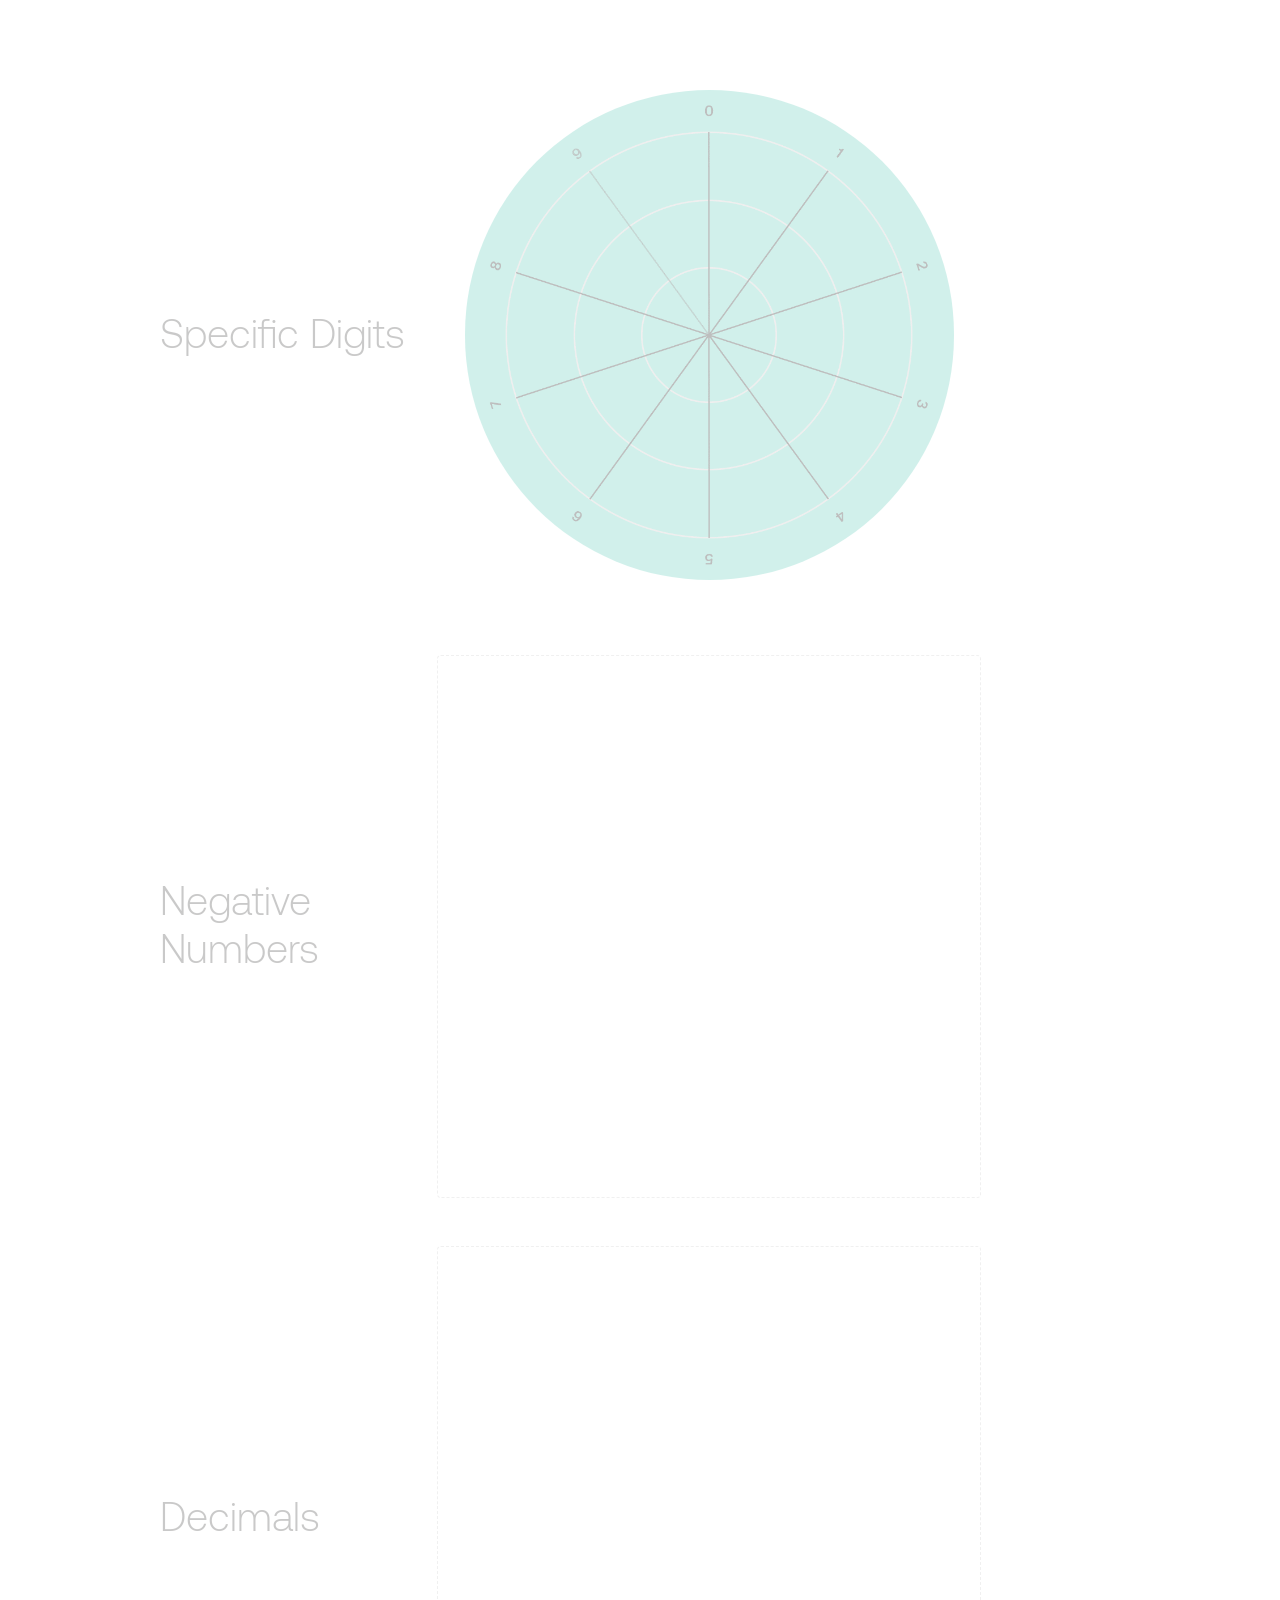
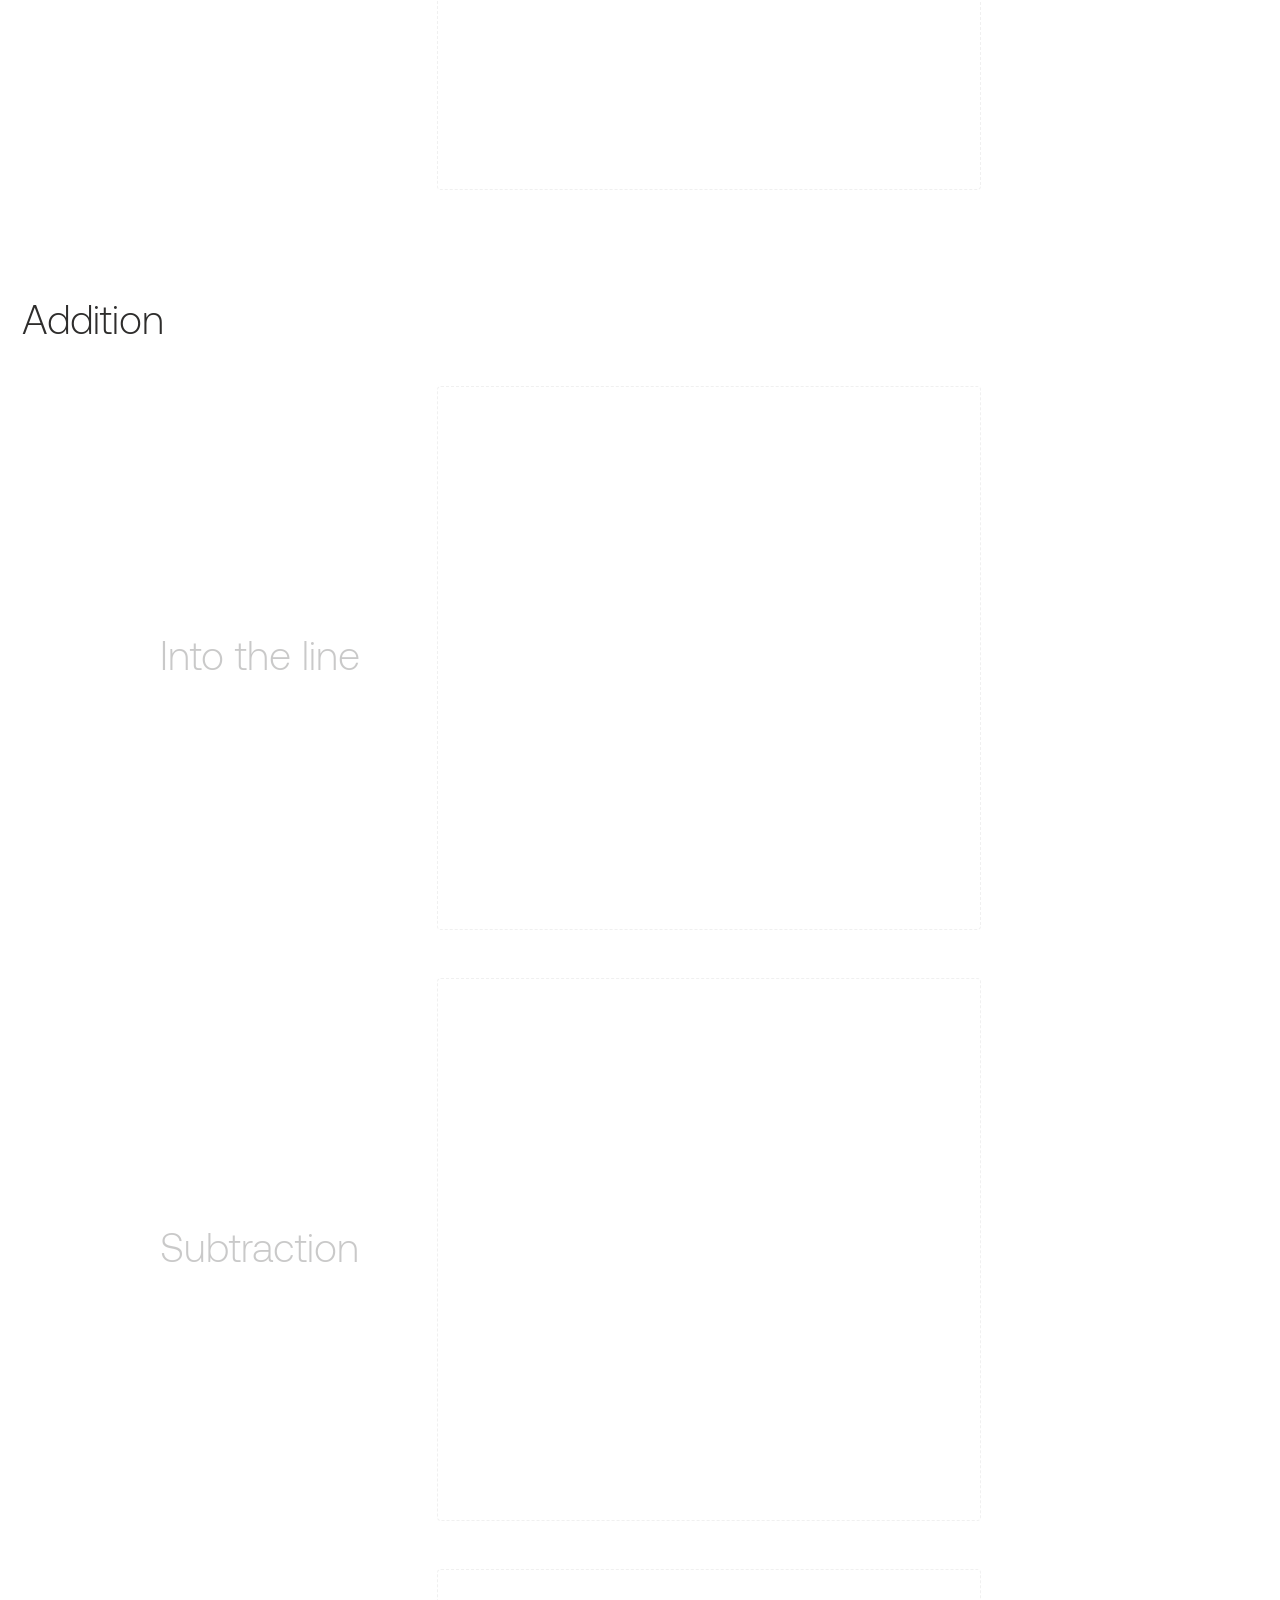
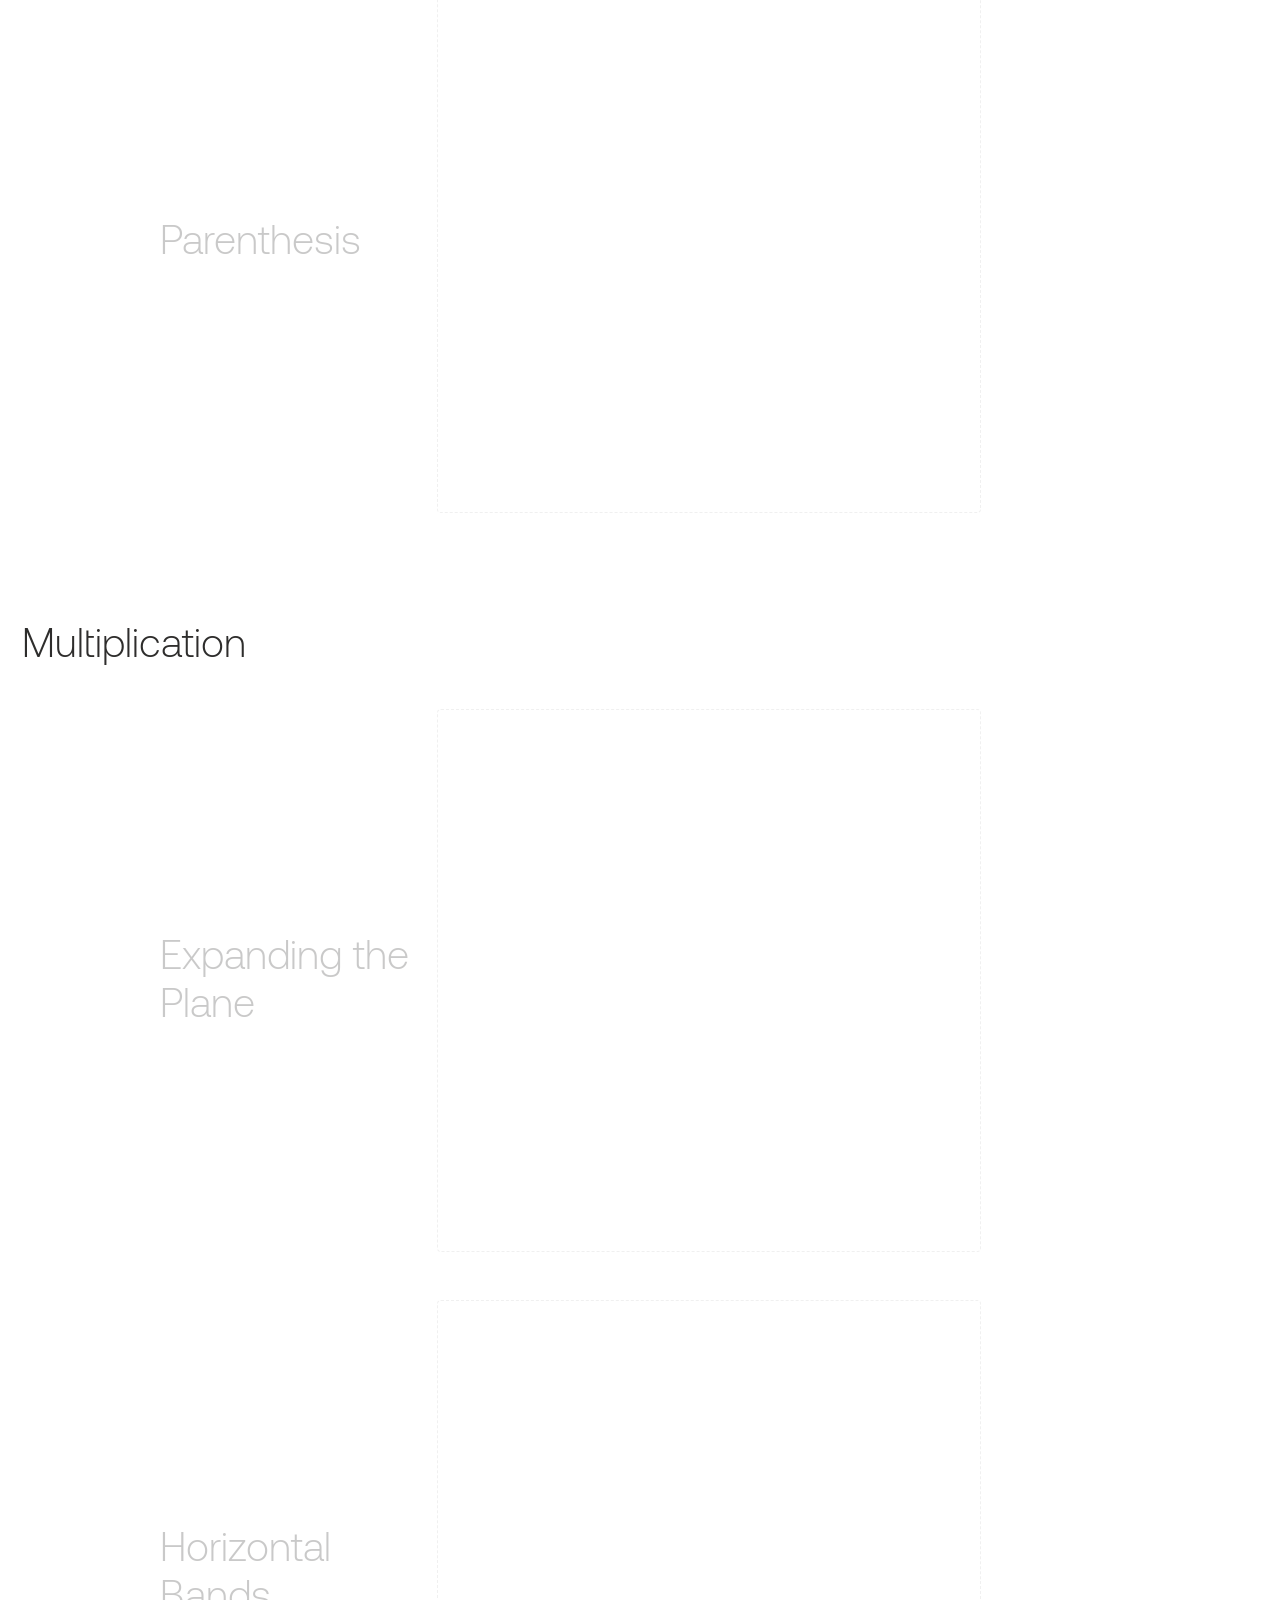
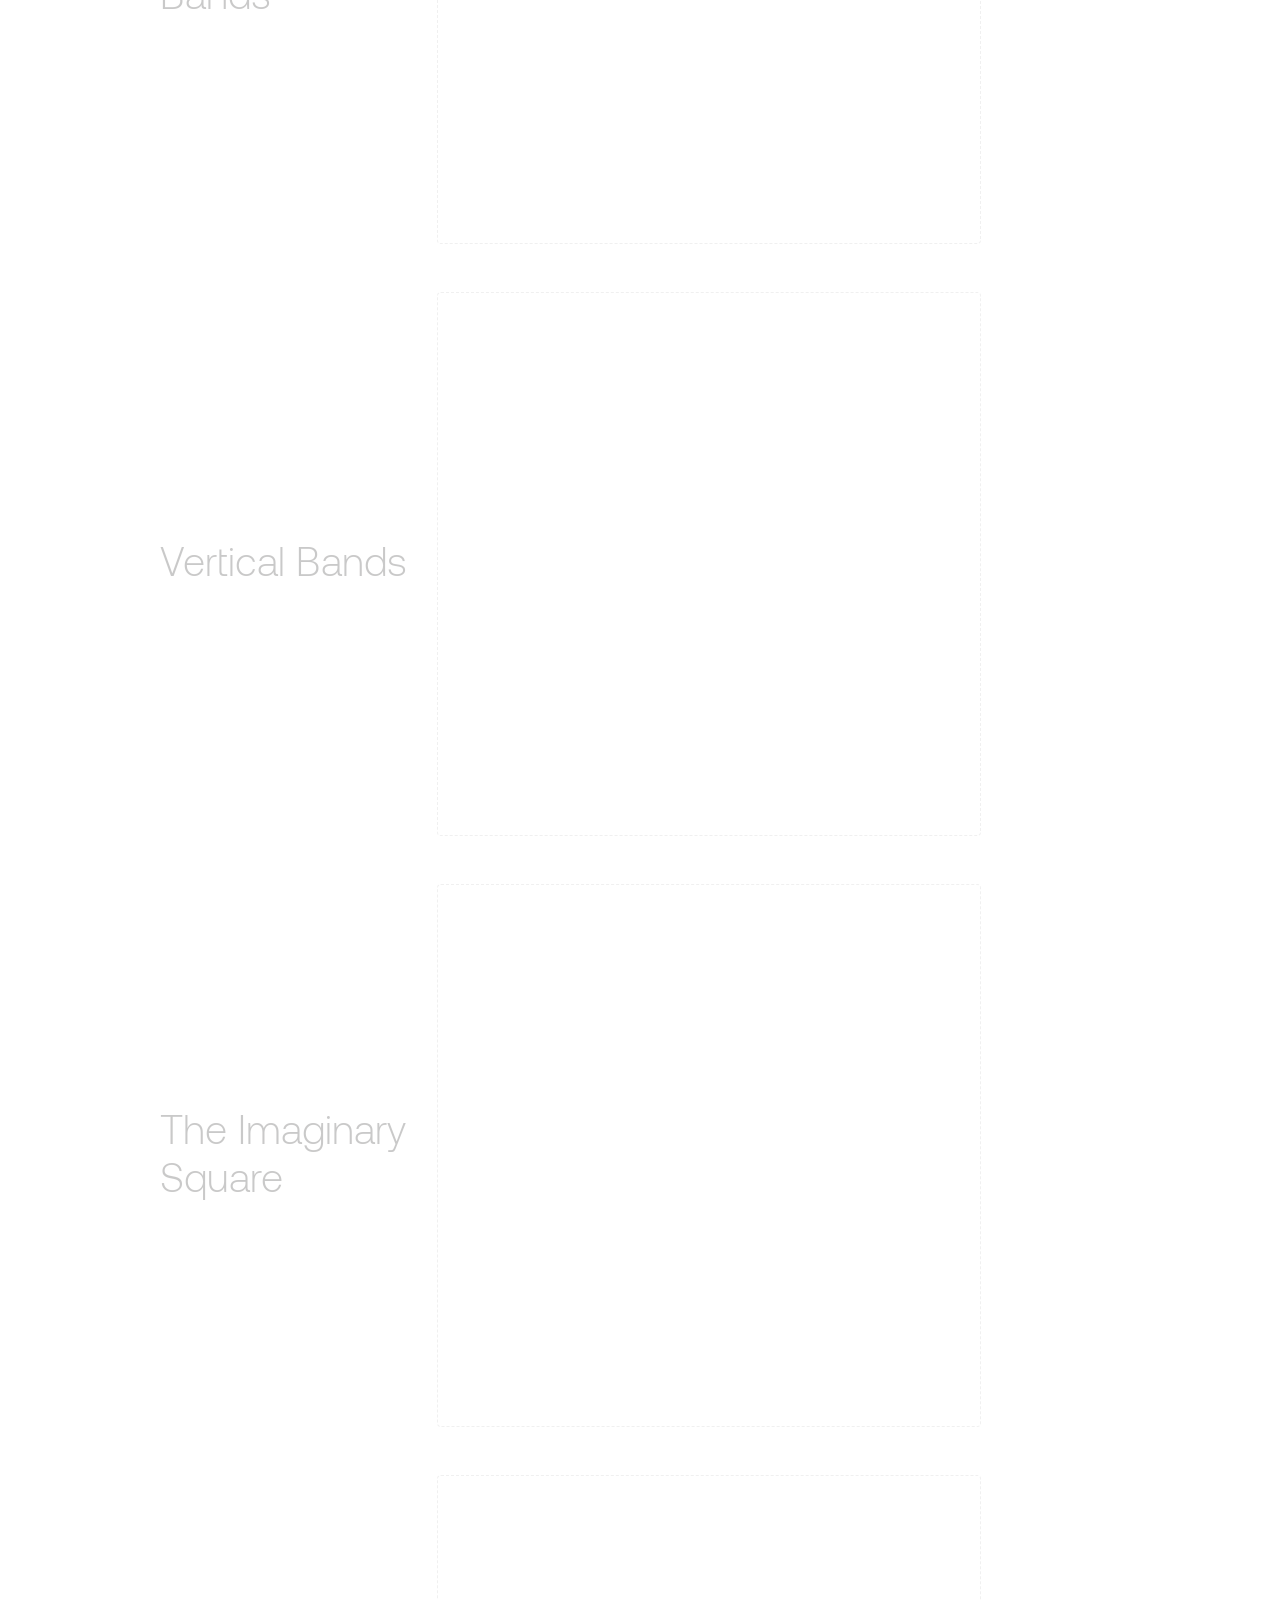
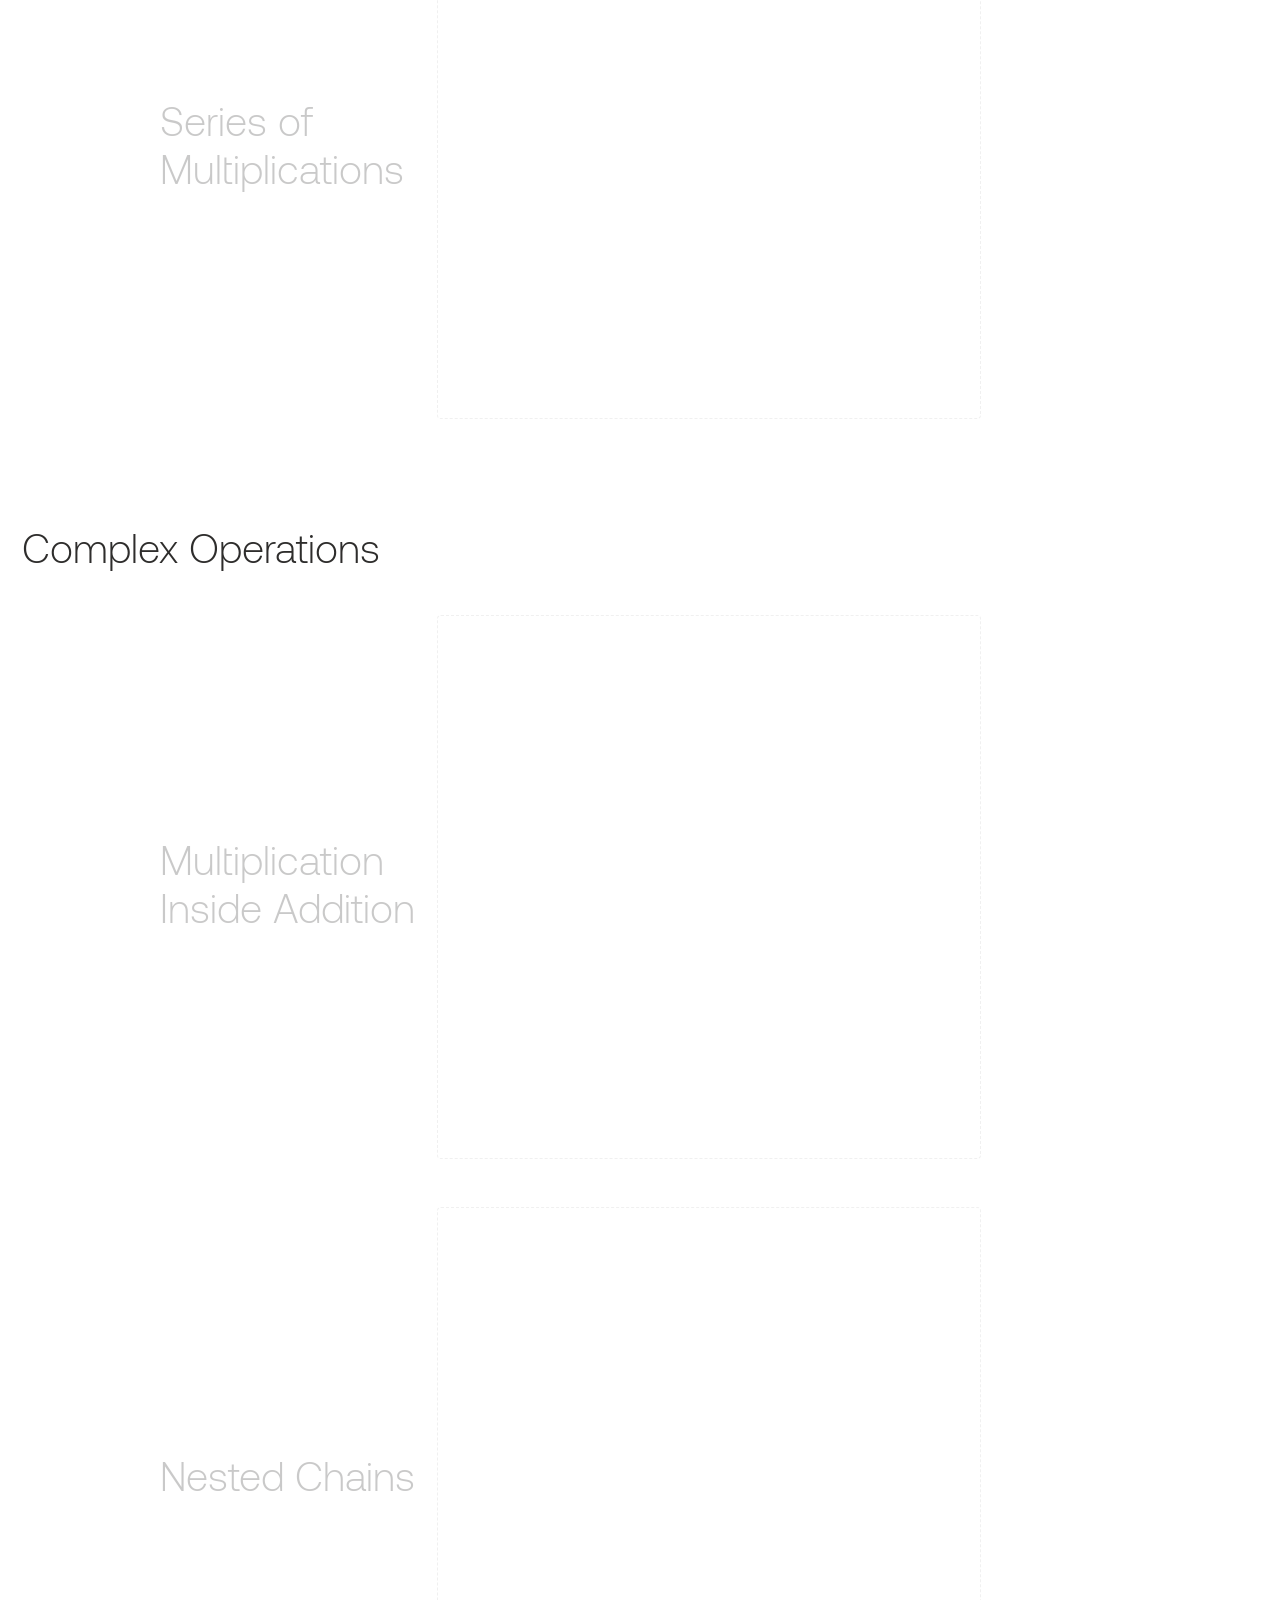
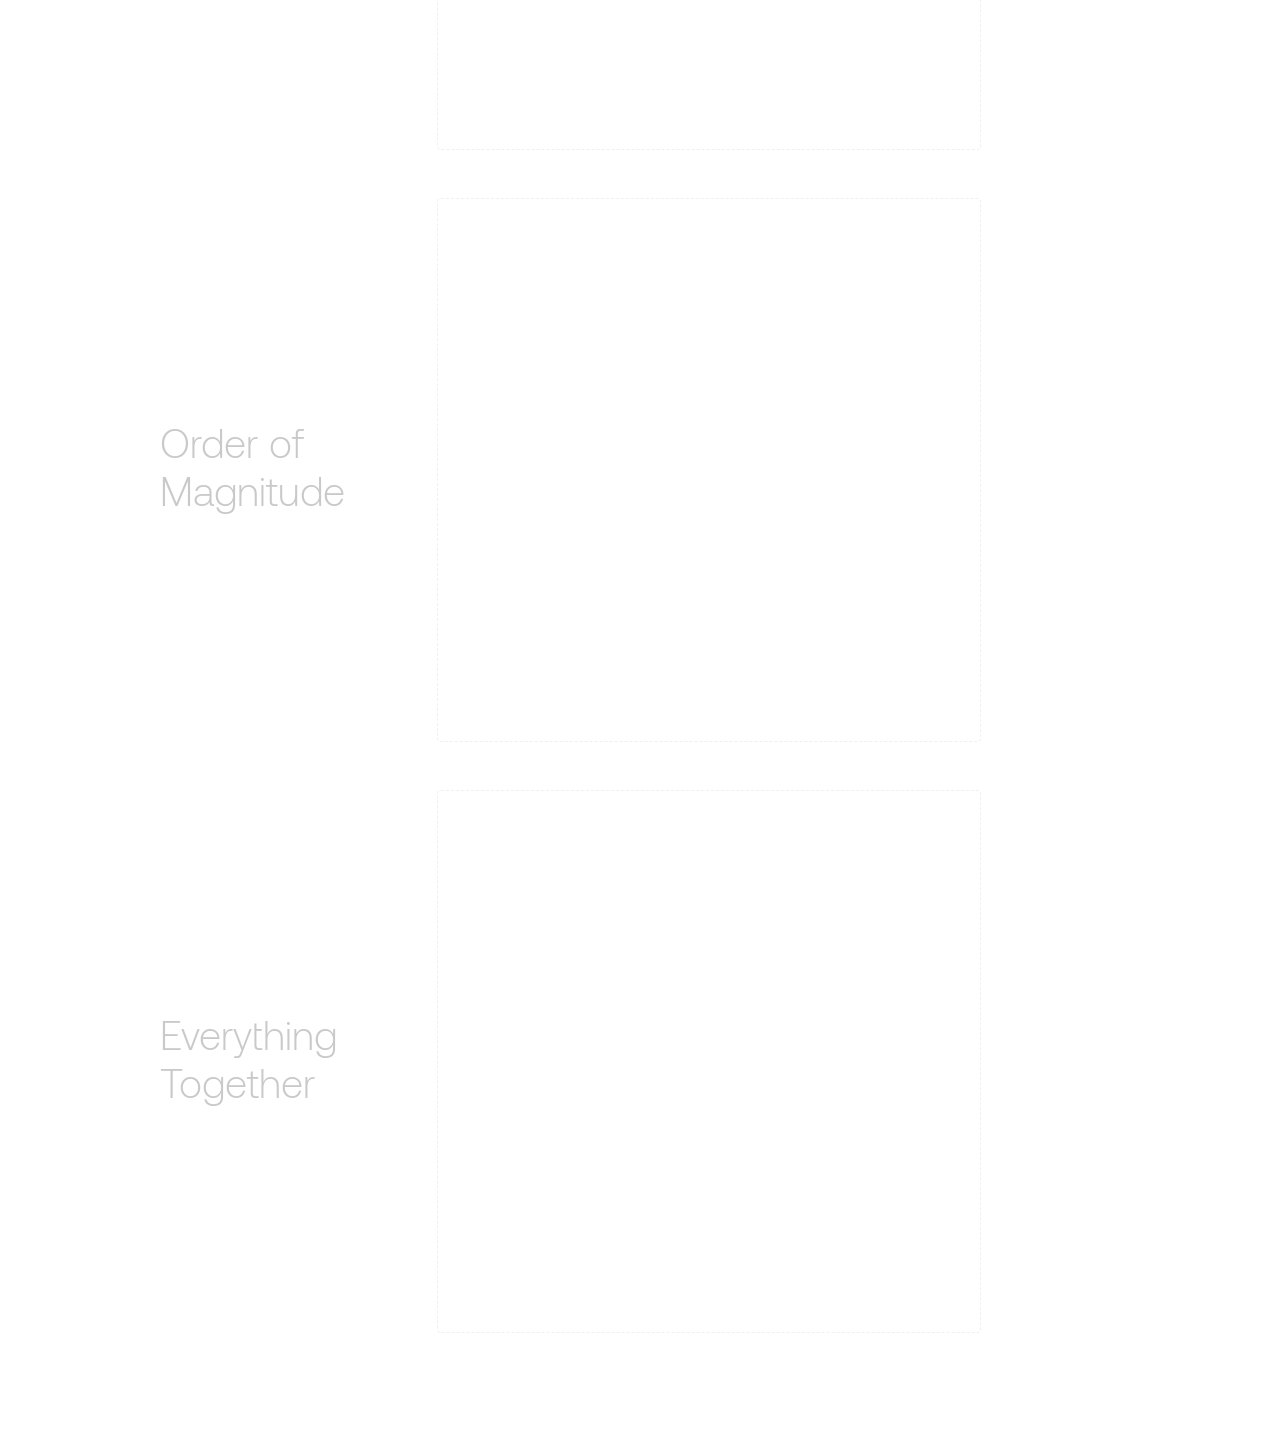
<file: learn2.html>
<!doctype html>
<html lang="en">
  <head>
    <meta charset="UTF-8" />
    <meta name="viewport" content="width=device-width, initial-scale=1.0" />
    <title>Learn — The Art of Counting</title>
    <link
      rel="stylesheet"
      href="https://cdn.jsdelivr.net/npm/bootstrap@5.3.3/dist/css/bootstrap.min.css"
    />
    <link rel="stylesheet" href="css/base.css" />
    <link rel="stylesheet" href="css/learn2.css" />
    <link rel="stylesheet" href="css/layout.css" />
    <link rel="stylesheet" href="css/sections.css" />
    <link rel="stylesheet" href="css/grid-overlay.css" />
    <script src="js/nav.js" defer></script>
    <script src="js/grid-overlay.js" defer></script>
    <script src="js/learn2.js" defer></script>
  </head>
  <body>
    <div class="learn-layout">
      <nav class="learn-nav">
        <div class="learn-nav-group">
          <a href="#number" class="learn-nav-main"
            ><span class="learn-nav-num">1</span></a
          >
          <div class="learn-nav-subs">
            <div class="learn-nav-line"></div>
            <div class="learn-nav-subs-inner">
              <a href="#number-circle-born" class="learn-nav-sub"
                ><span class="learn-nav-num">1</span><br />The circle is born</a
              >
              <a href="#number-powers-of-ten" class="learn-nav-sub"
                ><span class="learn-nav-num">2</span><br />Powers of Ten</a
              >
              <a href="#number-specific-digits" class="learn-nav-sub"
                ><span class="learn-nav-num">3</span><br />Specific Digits</a
              >
              <a href="#number-negative-numbers" class="learn-nav-sub"
                ><span class="learn-nav-num">4</span><br />Negative Numbers</a
              >
              <a href="#number-decimals" class="learn-nav-sub"
                ><span class="learn-nav-num">5</span><br />Decimals</a
              >
            </div>
          </div>
        </div>

        <div class="learn-nav-group">
          <a href="#addition" class="learn-nav-main"
            ><span class="learn-nav-num">2</span></a
          >
          <div class="learn-nav-subs">
            <div class="learn-nav-line"></div>
            <div class="learn-nav-subs-inner">
              <a href="#addition-into-the-line" class="learn-nav-sub"
                ><span class="learn-nav-num">1</span><br />Into the line</a
              >
              <a href="#addition-subtraction" class="learn-nav-sub"
                ><span class="learn-nav-num">2</span><br />Subtraction</a
              >
              <a href="#addition-parenthesis" class="learn-nav-sub"
                ><span class="learn-nav-num">3</span><br />Parenthesis</a
              >
            </div>
          </div>
        </div>

        <div class="learn-nav-group">
          <a href="#multiplication" class="learn-nav-main"
            ><span class="learn-nav-num">3</span></a
          >
          <div class="learn-nav-subs">
            <div class="learn-nav-line"></div>
            <div class="learn-nav-subs-inner">
              <a href="#multiplication-expanding-the-plane" class="learn-nav-sub"
                ><span class="learn-nav-num">1</span><br />Expanding the Plane</a
              >
              <a href="#multiplication-horizontal-bands" class="learn-nav-sub"
                ><span class="learn-nav-num">2</span><br />Horizontal Bands</a
              >
              <a href="#multiplication-vertical-bands" class="learn-nav-sub"
                ><span class="learn-nav-num">3</span><br />Vertical Bands</a
              >
              <a href="#multiplication-imaginary-square" class="learn-nav-sub"
                ><span class="learn-nav-num">4</span><br />The Imaginary
                Square</a
              >
              <a href="#multiplication-series" class="learn-nav-sub"
                ><span class="learn-nav-num">5</span><br />Series of
                Multiplications</a
              >
            </div>
          </div>
        </div>

        <div class="learn-nav-group">
          <a href="#complex" class="learn-nav-main"
            ><span class="learn-nav-num">4</span></a
          >
          <div class="learn-nav-subs">
            <div class="learn-nav-line"></div>
            <div class="learn-nav-subs-inner">
              <a href="#complex-mult-inside-addition" class="learn-nav-sub"
                ><span class="learn-nav-num">1</span><br />Multiplication
                Inside Addition</a
              >
              <a href="#complex-nested-chains" class="learn-nav-sub"
                ><span class="learn-nav-num">2</span><br />Nested Chains</a
              >
              <a href="#complex-order-of-magnitude" class="learn-nav-sub"
                ><span class="learn-nav-num">3</span><br />Order of
                Magnitude</a
              >
              <a href="#complex-everything-together" class="learn-nav-sub"
                ><span class="learn-nav-num">4</span><br />Everything
                Together</a
              >
            </div>
          </div>
        </div>
      </nav>

      <div class="learn-content">
        <section class="learn-main" id="intro">
          <p class="learn-intro">Learn the new<br />visual system</p>
        </section>

        <section class="learn-main" id="number">
          <h2 class="learn-main-title">Number</h2>

          <article class="learn-sub" id="number-circle-born">
            <h3 class="learn-sub-title">The circle is born</h3>
            <div class="learn-media">
              <svg viewBox="0 0 200 200" xmlns="http://www.w3.org/2000/svg">
                <circle cx="100" cy="100" r="90" fill="#c6c6c6" />
              </svg>
            </div>
            <p class="learn-text"></p>
          </article>

          <article class="learn-sub" id="number-powers-of-ten">
            <h3 class="learn-sub-title">Powers of Ten</h3>
            <div class="learn-media">
              <img
                src="assets/images/learn/powersoften.gif"
                alt="Powers of Ten animation"
              />
            </div>
            <p class="learn-text">
              Every number is drawn as a set of concentric circles — one ring
              for each power of ten it needs. The more rings you see, the
              larger the number.
              <br /><br />
              They read from the inside out: the innermost ring is the units,
              the next is the tens, then the hundreds, and so on.
            </p>
          </article>

          <article class="learn-sub" id="number-specific-digits">
            <h3 class="learn-sub-title">Specific Digits</h3>
            <div class="learn-media">
              <img
                src="assets/images/learn/1-9.1.gif"
                alt="Specific Digits animation"
              />
            </div>
            <p class="learn-text"></p>
          </article>

          <article class="learn-sub" id="number-negative-numbers">
            <h3 class="learn-sub-title">Negative Numbers</h3>
            <div class="learn-media"></div>
            <p class="learn-text"></p>
          </article>

          <article class="learn-sub" id="number-decimals">
            <h3 class="learn-sub-title">Decimals</h3>
            <div class="learn-media"></div>
            <p class="learn-text"></p>
          </article>
        </section>

        <section class="learn-main" id="addition">
          <h2 class="learn-main-title">Addition</h2>

          <article class="learn-sub" id="addition-into-the-line">
            <h3 class="learn-sub-title">Into the line</h3>
            <div class="learn-media"></div>
            <p class="learn-text"></p>
          </article>

          <article class="learn-sub" id="addition-subtraction">
            <h3 class="learn-sub-title">Subtraction</h3>
            <div class="learn-media"></div>
            <p class="learn-text"></p>
          </article>

          <article class="learn-sub" id="addition-parenthesis">
            <h3 class="learn-sub-title">Parenthesis</h3>
            <div class="learn-media"></div>
            <p class="learn-text"></p>
          </article>
        </section>

        <section class="learn-main" id="multiplication">
          <h2 class="learn-main-title">Multiplication</h2>

          <article class="learn-sub" id="multiplication-expanding-the-plane">
            <h3 class="learn-sub-title">Expanding the Plane</h3>
            <div class="learn-media"></div>
            <p class="learn-text"></p>
          </article>

          <article class="learn-sub" id="multiplication-horizontal-bands">
            <h3 class="learn-sub-title">Horizontal Bands</h3>
            <div class="learn-media"></div>
            <p class="learn-text"></p>
          </article>

          <article class="learn-sub" id="multiplication-vertical-bands">
            <h3 class="learn-sub-title">Vertical Bands</h3>
            <div class="learn-media"></div>
            <p class="learn-text"></p>
          </article>

          <article class="learn-sub" id="multiplication-imaginary-square">
            <h3 class="learn-sub-title">The Imaginary Square</h3>
            <div class="learn-media"></div>
            <p class="learn-text"></p>
          </article>

          <article class="learn-sub" id="multiplication-series">
            <h3 class="learn-sub-title">Series of Multiplications</h3>
            <div class="learn-media"></div>
            <p class="learn-text"></p>
          </article>
        </section>

        <section class="learn-main" id="complex">
          <h2 class="learn-main-title">Complex Operations</h2>

          <article class="learn-sub" id="complex-mult-inside-addition">
            <h3 class="learn-sub-title">Multiplication Inside Addition</h3>
            <div class="learn-media"></div>
            <p class="learn-text"></p>
          </article>

          <article class="learn-sub" id="complex-nested-chains">
            <h3 class="learn-sub-title">Nested Chains</h3>
            <div class="learn-media"></div>
            <p class="learn-text"></p>
          </article>

          <article class="learn-sub" id="complex-order-of-magnitude">
            <h3 class="learn-sub-title">Order of Magnitude</h3>
            <div class="learn-media"></div>
            <p class="learn-text"></p>
          </article>

          <article class="learn-sub" id="complex-everything-together">
            <h3 class="learn-sub-title">Everything Together</h3>
            <div class="learn-media"></div>
            <p class="learn-text"></p>
          </article>
        </section>
      </div>
    </div>
  </body>
</html>
</file>
<file: css/base.css>
/* ── fonts ───────────────────────────────────────────────────────────────── */
@font-face {
  font-family: "KMRWaldenburg";
  src: url("../assets/fonts/KMRWaldenburg-SemiCondensedBlack.otf")
    format("opentype");
  font-weight: 900;
  font-style: normal;
  font-display: swap;
}

@font-face {
  font-family: "KMRWaldenburg";
  src: url("../assets/fonts/KMRWaldenburg-Medium.otf") format("opentype");
  font-weight: 500;
  font-style: normal;
  font-display: swap;
}

@font-face {
  font-family: "KMRWaldenburg";
  src: url("../assets/fonts/KMRWaldenburg-Book.ttf") format("truetype");
  font-weight: 400;
  font-style: normal;
  font-display: swap;
}

@font-face {
  font-family: "KMRWaldenburg";
  src: url("../assets/fonts/KMRWaldenburg-Thin.ttf") format("truetype");
  font-weight: 100;
  font-style: normal;
  font-display: swap;
}

@font-face {
  font-family: "KMRWaldenburg";
  src: url("../assets/fonts/KMRWaldenburg-Light.ttf") format("truetype");
  font-weight: 300;
  font-style: normal;
  font-display: swap;
}

@font-face {
  font-family: "KMRWaldenburg";
  src: url("../assets/fonts/KMRWaldenburg-Bold.otf") format("opentype");
  font-weight: 700;
  font-style: normal;
  font-display: swap;
}

@font-face {
  font-family: "KMRWaldenburg";
  src: url("../assets/fonts/KMRWaldenburg-MediumItalic.ttf") format("truetype");
  font-weight: 500;
  font-style: italic;
  font-display: swap;
}

@font-face {
  font-family: "KMRWaldenburg";
  src: url("../assets/fonts/KMRWaldenburg-Black.otf") format("truetype");
  font-weight: 1000; /* CSS clamps font-weight to 1–1000; 1100 was invalid and silently dropped */
  font-style: normal;
  font-display: swap;
}

@font-face {
  font-family: "KMRWaldenburg";
  src: url("../assets/fonts/KMRWaldenburg-Heavy.ttf") format("truetype");
  font-weight: 900;
  font-style: normal;
  font-display: swap;
}

/* Aeonik — used for the inline SVG logo */
@font-face {
  font-family: "AeonikTRIAL-SemiBold";
  src: url("../assets/fonts/Aeonik-Bold.ttf") format("truetype");
  font-weight: 500;
  font-display: swap;
}
@font-face {
  font-family: "Aeonik TRIAL";
  src: url("../assets/fonts/Aeonik-Bold.ttf") format("truetype");
  font-weight: 700;
  font-display: swap;
}
@font-face {
  font-family: "Aeonik TRIAL";
  src: url("../assets/fonts/Aeonik-Thin.ttf") format("truetype");
  font-weight: 100;
  font-display: swap;
}
@font-face {
  font-family: "Aeonik TRIAL";
  src: url("../assets/fonts/Aeonik-Light.ttf") format("truetype");
  font-weight: 200;
  font-display: swap;
}

@font-face {
  font-family: "Aeonik TRIAL";
  src: url("../assets/fonts/Aeonik-Regular.ttf") format("truetype");
  font-weight: 400;
  font-display: swap;
}

@font-face {
  font-family: "Aeonik TRIAL";
  src: url("../assets/fonts/AeonikTRIAL-ThinItalic.otf") format("opentype");
  font-weight: 100;
  font-style: italic;
  font-display: swap;
}
@font-face {
  font-family: "Aeonik TRIAL";
  src: url("../assets/fonts/AeonikTRIAL-Air.otf") format("opentype");
  font-weight: 50;
  font-style: normal;
  font-display: swap;
}
@font-face {
  font-family: "Aeonik TRIAL";
  src: url("../assets/fonts/AeonikTRIAL-AirItalic.otf") format("opentype");
  font-weight: 50;
  font-style: italic;
  font-display: swap;
}
@font-face {
  font-family: "Aeonik TRIAL";
  src: url("../assets/fonts/AeonikTRIAL-LightItalic.otf") format("opentype");
  font-weight: 200;
  font-style: italic;
  font-display: swap;
}
@font-face {
  font-family: "Aeonik TRIAL";
  src: url("../assets/fonts/AeonikTRIAL-RegularItalic.otf") format("opentype");
  font-weight: 400;
  font-style: italic;
  font-display: swap;
}
@font-face {
  font-family: "Aeonik TRIAL";
  src: url("../assets/fonts/AeonikTRIAL-Medium.otf") format("opentype");
  font-weight: 500;
  font-style: normal;
  font-display: swap;
}
@font-face {
  font-family: "Aeonik TRIAL";
  src: url("../assets/fonts/AeonikTRIAL-MediumItalic.otf") format("opentype");
  font-weight: 500;
  font-style: italic;
  font-display: swap;
}
@font-face {
  font-family: "Aeonik TRIAL";
  src: url("../assets/fonts/AeonikTRIAL-SemiBold.otf") format("opentype");
  font-weight: 600;
  font-style: normal;
  font-display: swap;
}
@font-face {
  font-family: "Aeonik TRIAL";
  src: url("../assets/fonts/AeonikTRIAL-SemiBoldItalic.otf") format("opentype");
  font-weight: 600;
  font-style: italic;
  font-display: swap;
}
@font-face {
  font-family: "Aeonik TRIAL";
  src: url("../assets/fonts/AeonikTRIAL-BoldItalic.otf") format("opentype");
  font-weight: 700;
  font-style: italic;
  font-display: swap;
}
@font-face {
  font-family: "Aeonik TRIAL";
  src: url("../assets/fonts/AeonikTRIAL-Black.otf") format("opentype");
  font-weight: 900;
  font-style: normal;
  font-display: swap;
}
@font-face {
  font-family: "Aeonik TRIAL";
  src: url("../assets/fonts/AeonikTRIAL-BlackItalic.otf") format("opentype");
  font-weight: 900;
  font-style: italic;
  font-display: swap;
}

@font-face {
  font-family: "EB Garamond";
  src: url("../assets/fonts/EBGaramond-Regular.ttf") format("truetype");
  font-weight: 400;
  font-display: swap;
}

@font-face {
  font-family: "EB Garamond";
  src: url("../assets/fonts/EBGaramond-Bold.ttf") format("truetype");
  font-weight: 700;
  font-display: swap;
}

@font-face {
  font-family: "Rhetorik Serif TRIAL";
  src: url("../assets/fonts/RhetorikSerif-ThinTrial.otf") format("opentype");
  font-weight: 100;
  font-style: normal;
  font-display: swap;
}
@font-face {
  font-family: "Rhetorik Serif TRIAL";
  src: url("../assets/fonts/RhetorikSerif-ThinItalicTrial.otf") format("opentype");
  font-weight: 100;
  font-style: italic;
  font-display: swap;
}
@font-face {
  font-family: "Rhetorik Serif TRIAL";
  src: url("../assets/fonts/RhetorikSerif-LightTrial.otf") format("opentype");
  font-weight: 300;
  font-style: normal;
  font-display: swap;
}
@font-face {
  font-family: "Rhetorik Serif TRIAL";
  src: url("../assets/fonts/RhetorikSerif-LightItalicTrial.otf") format("opentype");
  font-weight: 300;
  font-style: italic;
  font-display: swap;
}
@font-face {
  font-family: "Rhetorik Serif TRIAL";
  src: url("../assets/fonts/RhetorikSerif-RegularTrial.otf") format("opentype");
  font-weight: 400;
  font-style: normal;
  font-display: swap;
}
@font-face {
  font-family: "Rhetorik Serif TRIAL";
  src: url("../assets/fonts/RhetorikSerif-ItalicTrial.otf") format("opentype");
  font-weight: 400;
  font-style: italic;
  font-display: swap;
}
@font-face {
  font-family: "Rhetorik Serif TRIAL";
  src: url("../assets/fonts/RhetorikSerif-MediumTrial.otf") format("opentype");
  font-weight: 500;
  font-style: normal;
  font-display: swap;
}
@font-face {
  font-family: "Rhetorik Serif TRIAL";
  src: url("../assets/fonts/RhetorikSerif-MediumItalicTrial.otf") format("opentype");
  font-weight: 500;
  font-style: italic;
  font-display: swap;
}
@font-face {
  font-family: "Rhetorik Serif TRIAL";
  src: url("../assets/fonts/RhetorikSerif-BoldTrial.otf") format("opentype");
  font-weight: 700;
  font-style: normal;
  font-display: swap;
}
@font-face {
  font-family: "Rhetorik Serif TRIAL";
  src: url("../assets/fonts/RhetorikSerif-BoldItalicTrial.otf") format("opentype");
  font-weight: 700;
  font-style: italic;
  font-display: swap;
}
/* ── reset & box model ───────────────────────────────────────────────────── */
*,
*::before,
*::after {
  margin: 0;
  padding: 0;
  box-sizing: border-box;
  /* kills the default mobile tap-highlight flash (a translucent grey
     overlay Android/iOS draw on tap) — most visible on the round calc
     digit buttons, where it reads as a blurry grey halo around the circle */
  -webkit-tap-highlight-color: transparent;
}

/* ── CSS variables ───────────────────────────────────────────────────────── */
:root {
  /* colors */
  --color-bg: #ffffff; /* page background */
  --color-main: var(--grey-1); /* primary text & ui — navbar links, 1º */
  --color-second: #555555; /* secondary text, labels */
  --color-muted: #aaaaaa; /* placeholders, disabled, hints */
  --color-accent: #111111; /* interactive highlight / brand color */
  --color-border: #e0e0e0; /* lines, dividers */
  --color-surface: #f5f5f5; /* cards, panels, inset areas */
  --color-on-accent: #ffffff; /* text placed on top of --color-accent */

  /* ── the 4-tone grey system ──────────────────────────────────────────────
     Every grey in the panel, calculator and nav should come from one of
     these four — named by level of importance (1º = darkest/most important,
     4º = lightest/least), not by what it's used for, so new uses just pick
     a level instead of inventing another one-off hex value. */
  --grey-1: #2e2d2c; /* 1º — active panel titles, navbar links */
  --grey-2: #666665; /* 2º — slider variable names, calc buttons */
  --grey-3: #c6c6c6; /* 3º — slider track + value readout */
  --grey-4: #e9e9e9; /* 4º — disabled panel titles, default placeholder text */

  /* typography — families */
  --font-display:
    "KMRWaldenburg", "Helvetica Neue", Helvetica, Arial, sans-serif;
  --font-sans: "Helvetica Neue", Helvetica, Arial, sans-serif;
  --font-mono: "Courier New", Courier, monospace;

  /* typography — scale */
  --text-xs: 10px;
  --text-sm: 12px;
  --text-base: 16px;
  --text-md: 20px;
  --text-lg: 28px;
  --text-xl: 40px;
  --text-2xl: 64px;
  --text-3xl: 88px;

  /* typography — weight */
  --weight-regular: 400;
  --weight-medium: 500;
  --weight-bold: 700;

  /* typography — line height */
  --leading-tight: 1;
  --leading-normal: 1.5;
  --leading-loose: 1.8;

  /* spacing */
  --space-xs: 4px;
  --space-sm: 8px;
  --space-md: 16px;
  --space-lg: 32px;
  --space-xl: 64px;
  --space-2xl: 128px;

  /* layout */
  --nav-height: 42px;
  --max-width: 1200px;
  --gutter: 0px;
  --home-margin: 25px; /* adjust this value as needed */

  /* motion */
  --ease: cubic-bezier(0.4, 0, 0.2, 1);
  --duration-fast: 120ms;
  --duration-base: 240ms;
}

/* ── base ────────────────────────────────────────────────────────────────── */
/* html is the ONLY element with a set height — it's what scrolls, and the
   one true "viewport" every vw unit and fixed-position offset is measured
   against. body used to also get height:100%, which (combined with its own
   overflow-x:hidden below) made body a second, independent scroll box
   nested inside an html that never scrolled — so the real scrollbar lived
   on body, invisible to 100vw, to scrollbar-gutter on html, and to a
   document.documentElement.clientWidth measurement, which is the actual
   reason the right margin drifted between scrolling and non-scrolling
   pages. With only html scrolling, scrollbar-gutter below reserves that
   one scrollbar's track on every page, scrolling or not, so the margin
   never moves. */
html {
  height: 100%;
  overflow-x: hidden; /* prevent horizontal scroll from rotated hero group */
  /* forces the vertical scrollbar track to always render, even on a page
     short enough that nothing overflows — so every page reserves the same
     width for it, and the right margin never shifts when a page grows past
     one viewport. (scrollbar-gutter: stable is the newer, "only reserve it"
     version of this same idea, but isn't actually honored here, so this is
     the one that works.) Safe now that nothing on the page sizes itself
     with 100vw — every full-bleed element below uses width:100%, which is
     already relative to this reserved-gutter box, not the raw viewport. */
  overflow-y: scroll;
}

html,
body {
  background: var(--color-bg);
  color: var(--color-second);
  font-family: var(--font-sans);
  font-size: 14px;
  line-height: 1.5;
  -webkit-font-smoothing: antialiased;
}

a {
  color: inherit;
  text-decoration: none;
}

ul {
  list-style: none;
}
</file>
<file: css/layout.css>
/* ── site nav — full width, logo left half, links right half ─────────────── */
.site-nav {
  position: fixed;
  top: 0;
  left: 0;
  width: 100%;
  height: var(--nav-height);
  background: #ffffff00;
  display: flex;
  align-items: stretch;
  z-index: 100;
  overflow: visible;
  border-bottom: 0.5px solid var(--grey-1);
}

/* logo — fixed to the page's top-left corner, aligned to the grid margins */
.nav-logo-link {
  position: fixed;
  top: var(--grid-margin-top, 1.25rem);
  left: var(--grid-margin-x, 1.875rem);
  z-index: 101;
  display: block;
  text-decoration: none;
}

.nav-logo-img {
  height: 20px;
  width: auto;
  display: block;
}

.nav-logo-mark {
  fill: #1e1e1c;
}

.nav-logo-link--hidden {
  visibility: hidden;
  pointer-events: none;
}

/* three links — Home/Learn/Play, laid out as an even flex row (a fixed
   per-column anchor per item, like before, made the gaps uneven once a
   3rd item joined — each item's own text width throws off column math
   that was never meant to double as inter-item spacing). The pill's own
   box is still 3 columns wide, pinned to the right margin the same way
   the logo is pinned to the left one — safe now that base.css reserves
   the scrollbar's track unconditionally (see html's overflow-y there),
   so that edge never moves.
   Vertically, everything is bottom-aligned with the logo's own bottom edge
   (logo height: 20px, see .nav-logo-img). */
.nav-links {
  position: fixed;
  top: calc(var(--grid-margin-top, 1.25rem) - 2px);
  width: calc(3 * var(--grid-col-width) + 2 * var(--grid-gap));
  right: var(--grid-margin-x, 1.875rem);
  height: 22px;
  z-index: 101;
  display: flex;
  align-items: center;
  justify-content: space-between;
  gap: 20px;
  padding: 0 9px;
  background: #f2f2f2;
  border-radius: 999px;
  color: var(--grey-1);
}

.nav-link-item {
  position: relative;
  display: flex;
  align-items: center;
  gap: 7px;
  font-family: "Rhetorik Serif TRIAL", serif;
  font-weight: 400;
  font-size: var(--text-sm);
  color: var(--grey-1);
  letter-spacing: 0.04em;
  text-decoration: none;
  line-height: 1;
  transition: color var(--duration-fast) var(--ease);
}

.nav-link-item:hover {
  color: var(--grey-1);
}

/* the page you're NOT on rests at 30% opacity; hover brings it to full —
   this covers the item's icon too, since the icon is just another child
   of the same anchor */
.nav-link-item:not(.active) {
  opacity: 0.3;
  transition: opacity var(--duration-fast) var(--ease);
}

.nav-link-item:not(.active):hover {
  opacity: 1;
}

/* each item's icon is permanent — it marks WHICH page that link goes to,
   not whether it's the active one (opacity above already shows that) */
.nav-icon {
  display: block;
  flex-shrink: 0;
  width: 11px;
  height: 11px;
}

.nav-icon-circle {
  border-radius: 50%;
  border: 1px solid currentColor;
}

.nav-icon-square {
  border: 1px solid currentColor;
  border-radius: 1px;
}

/* a diagonal line across the same 11x11 box the circle/square occupy, so
   all three icons take up identical space regardless of their shape */
.nav-icon-line {
  position: relative;
}
.nav-icon-line::before {
  content: "";
  position: absolute;
  top: 50%;
  left: 50%;
  width: 15px;
  height: 1px;
  background: currentColor;
  border-radius: 999px;
  transform: translate(-50%, -50%) rotate(-45deg);
}

/* ── cross-page transition — js/nav.js fakes continuity across the full
   page reload: the page being left quickly fades itself out, then the
   arriving page's newly-active item fades back in to full opacity. */
.nav-link-item.active.nav-link-item--leaving {
  opacity: 0.3;
  transition: opacity 400ms ease;
}

.nav-link-item.active.nav-link-item--arriving {
  opacity: 0.3;
}

.nav-link-item.active.nav-link-item--settling {
  opacity: 1;
  transition: opacity 600ms cubic-bezier(0.22, 1, 0.36, 1);
}

/* ── mobile pill — hidden on desktop ──────────────────────────────────────── */
.nav-mobile-pill {
  display: none;
}

/* ── mobile nav ──────────────────────────────────────────────────────────── */
@media (max-width: 768px) {
  /* nav bar itself stays transparent at every breakpoint now — it used to
     flip to solid white here so the dropdown "formed one seamless white
     block from it", but that made the whole bar visibly flash white the
     moment the viewport crossed 768px. The dropdown panel below already
     carries its own white background, so the bar doesn't need to match it */

  /* Logo fills the nav minus roughly the menu toggle's width — the toggle
     is label-sized now (not a fixed box), so this just needs to clear it
     generously rather than match it exactly */
  .nav-logo-link {
    width: calc(100% - 130px);
  }

  /* Hide desktop link bar entirely */
  .nav-links {
    display: none;
  }

  /* ── mobile pill — same pill as the desktop Learn/Play one, positioned
     exactly the same way: fixed to the same top offset and to the
     right-hand grid margin, mirroring how the logo is fixed to the left
     margin. Using the same positioning mechanism (not just the same look)
     at both breakpoints is what makes crossing 768px a non-event instead
     of a visible jump. Collapsed, it shows only the dot+"Menu" toggle;
     tapping the toggle expands the pill LEFTWARD (right stays fixed) to
     reveal Learn/Play — the toggle itself never moves. */
  .nav-mobile-pill {
    position: fixed;
    top: calc(var(--grid-margin-top, 1.25rem) - 2px);
    /* same right margin every other mobile content uses (see home-hero.css,
       learn.css) — not the desktop pill's column math, which lands an
       extra grid-gap further in than the page's actual margin */
    right: var(--grid-margin-x, 1.875rem);
    z-index: 101;
    display: flex;
    align-items: center;
    /* 0 while collapsed — Learn/Play have no width to gap against yet;
       becomes 7px (same spacing the dot uses) once expanded, below */
    gap: 0;
    height: 22px;
    /* symmetric while collapsed, so the dot+"Menu" toggle sits dead
       centered in the pill shape */
    padding: 0 7px;
    background: #f2f2f2;
    border-radius: 999px;
    overflow: hidden;
    transition: gap 0.35s cubic-bezier(0.22, 1, 0.36, 1), padding 0.35s cubic-bezier(0.22, 1, 0.36, 1);
  }

  .nav-mobile-pill--open {
    /* left padding is a touch more than right once expanded — "Learn"'s
       flat L sits almost flush with its own box edge while "Close"'s
       rounded e leaves trailing whitespace, so equal CSS padding reads
       as a tighter gap on the left; this optically balances the two */
    padding-left: 11px;
    gap: 30px;
  }

  .nav-hamburger {
    display: flex;
    align-items: center;
    flex-shrink: 0;
    position: relative; /* containing block for the hit-area expander below */
    gap: 7px;
    border: none;
    background: none;
    padding: 0;
    cursor: pointer;
    font-family: "Rhetorik Serif TRIAL", serif;
    font-weight: 400;
    font-size: var(--text-sm);
    letter-spacing: 0.04em;
    color: var(--grey-1);
  }

  /* invisible hit-area expander — the visible pill stays 22px tall, but
     taps register across a full 44px square (WCAG thumb-friendly target
     size) centered on the toggle, without changing how it looks */
  .nav-hamburger::before {
    content: "";
    position: absolute;
    top: 50%;
    left: 50%;
    width: max(100%, 44px);
    height: 44px;
    transform: translate(-50%, -50%);
  }

  /* dot and X are stacked in the same 11x11 box and cross-fade: the dot
     shrinks/rotates away as the pill opens, the X rotates in to replace
     it, right as the label flips Menu->Close */
  .nav-hamburger-icon {
    position: relative;
    display: block;
    width: 11px;
    height: 11px;
    flex-shrink: 0;
  }

  .nav-hamburger-dot {
    display: block;
    width: 100%;
    height: 100%;
    border-radius: 50%;
    border: 1px solid currentColor;
    background: transparent;
    transition: opacity 0.25s ease, transform 0.25s ease;
  }

  .nav-hamburger-x {
    position: absolute;
    inset: 0;
    opacity: 0;
    transform: rotate(-45deg) scale(0.5);
    transition: opacity 0.25s ease, transform 0.25s ease;
  }

  .nav-hamburger-x line {
    stroke: currentColor;
    stroke-width: 1;
  }

  .nav-mobile-pill--open .nav-hamburger-dot {
    opacity: 0;
    transform: rotate(45deg) scale(0.5);
  }

  .nav-mobile-pill--open .nav-hamburger-x {
    opacity: 1;
    transform: rotate(0deg) scale(1);
  }

  /* Learn/Play — collapsed to zero width/opacity by default so only the
     toggle shows; expanding uses a grid-template-columns 0fr→1fr animation
     (not width/max-width) so the reveal tracks each label's own natural
     width exactly, with no overshoot or guessed cap. */
  .nav-link-item.nav-mobile-link {
    position: static;
    display: grid;
    grid-template-columns: 0fr;
    transform: none;
    overflow: hidden;
    opacity: 0;
    pointer-events: none;
    flex-shrink: 0;
    font-family: "Rhetorik Serif TRIAL", serif;
    font-weight: 400;
    font-size: var(--text-sm);
    letter-spacing: 0.04em;
    transition: grid-template-columns 0.35s cubic-bezier(0.22, 1, 0.36, 1),
      opacity 0.25s ease;
  }

  /* the lone grid item inside .nav-mobile-link's 0fr/1fr column — keeping
     icon+label together as ONE child here is what lets that single-column
     grid trick still work once there's more than just the label inside */
  .nav-mobile-link-inner {
    display: flex;
    align-items: center;
    gap: 7px;
    /* a flex container's default auto min-width is based on its content,
       which would stop the 0fr track above from ever actually reaching 0 —
       same reason .nav-label alone needed this below, before this wrapper
       existed */
    min-width: 0;
  }

  .nav-mobile-link .nav-label {
    min-width: 0;
    overflow: hidden;
    white-space: nowrap;
  }

  .nav-mobile-pill--open .nav-link-item.nav-mobile-link {
    grid-template-columns: 1fr;
    pointer-events: auto;
  }

  .nav-mobile-pill--open .nav-link-item.nav-mobile-link.active {
    opacity: 1;
  }

  .nav-mobile-pill--open .nav-link-item.nav-mobile-link:not(.active) {
    opacity: 0.3;
  }
}
</file>
<file: css/home-hero.css>
/* home-hero.css — homepage is the logo (bottom-left) + an intro line
   (cols 1-2, vertically centered), over a full-bleed looping video */
.home-hero {
  position: relative;
  width: 100%;
  min-height: 100vh;
  overflow: hidden;
  background: #000;
}

.home-hero-bg-img {
  position: absolute;
  inset: 0;
  width: 100%;
  height: 100%;
  object-fit: cover;
  z-index: 0;
}

.home-hero-logo {
  position: absolute;
  bottom: var(--grid-margin-x, 1.875rem);
  left: var(--grid-margin-x, 1.875rem);
  z-index: 1;
  display: block;
  width: calc(7 * var(--grid-col-width) + 6 * var(--grid-gap));
  height: auto;
  /* original artwork is solid dark fill (#1e1f1d) on transparent bg —
     brightness(0) forces pure black, invert(1) flips it to pure white */
  filter: brightness(0) invert(1);
}

/* cols 1-3, vertically centered in the viewport */
.home-hero-copy {
  position: absolute;
  top: 50%;
  left: var(--grid-margin-x, 1.875rem);
  transform: translateY(-50%);
  width: calc(3 * var(--grid-col-width) + 2 * var(--grid-gap));
  z-index: 1;
  letter-spacing: 0.03em;
}

.home-hero-copy-line1 {
  display: block;
  font-family: "Rhetorik Serif TRIAL", serif;
  font-weight: 400;
  font-size: 14px;
  line-height: 1.15;
  color: #fff;
}

.home-hero-copy-line2 {
  display: block;
  margin-top: 0.3em;
  font-family: "Aeonik TRIAL", sans-serif;
  font-weight: 900;
  font-size: 14px;
  line-height: 1.15;
  color: #fff;
}

.home-hero-subtitle {
  margin: 32px var(--grid-margin-x, 1.875rem) 0;
  font-family: "Aeonik TRIAL";
  font-weight: 200;
  font-size: clamp(16px, 2vw, 24px);
  text-align: center;
  color: #fff;
}

/* homepage only — the shared nav's border-bottom reads as a stray line
   over this full-bleed background image */
body:has(.home-hero) .site-nav {
  border-bottom: none;
}

@media (max-width: 768px) {
  .home-hero-logo {
    width: calc(100% - 2 * var(--grid-margin-x, 1.875rem));
  }

  .home-hero-copy {
    width: calc(100% - 2 * var(--grid-margin-x, 1.875rem));
  }
}
</file>
<file: css/grid-overlay.css>
/* grid-overlay.css — visual guide for the page grid. Purely cosmetic/dev aid;
   nothing else on the page is laid out against it yet. */

:root {
  --grid-columns: 9;
  --grid-gap: 0.75rem; /* 12px */
  /* 25px, plus the notch/status-bar safe area now that the page extends
     fully behind it (viewport-fit=cover) — env() is 0 on devices without
     one. Same value on every breakpoint — see the mobile override below,
     now just matching this instead of adding its own. */
  --grid-margin-top: calc(1.5625rem + env(safe-area-inset-top, 0px));
  --grid-margin-x: 1.5625rem; /* 25px */
  --grid-line-color: rgba(0, 0, 0, 0);
  /* document.documentElement.clientWidth, kept live by
     js/grid-overlay.js — the device's width MINUS a real scrollbar's
     width whenever one is actually showing. 100vw doesn't reliably give
     us this (browsers disagree on whether it already excludes the
     scrollbar), so every formula below measures it directly instead. The
     100vw fallback only matters for the instant before that script runs. */
  --viewport-width: 100vw;

  /* width of ONE grid column — reusable by any element that needs to span
     a given number of columns, e.g. calc(2 * var(--grid-col-width) + var(--grid-gap)) */
  --grid-col-width: calc(
    (
        var(--viewport-width) - (2 * var(--grid-margin-x)) -
          ((var(--grid-columns) - 1) * var(--grid-gap))
      ) /
      var(--grid-columns)
  );
}

@media (max-width: 768px) {
  :root {
    --grid-columns: 6;
  }
}

.grid-overlay {
  position: fixed;
  top: var(--grid-margin-top);
  left: var(--grid-margin-x);
  right: var(--grid-margin-x);
  bottom: 0;
  display: grid;
  grid-template-columns: repeat(var(--grid-columns), 1fr);
  column-gap: var(--grid-gap);
  pointer-events: none;
  z-index: 9999;
}

.grid-overlay > div {
  height: 100%;
  border-left: 1px solid var(--grid-line-color);
  border-right: 1px solid var(--grid-line-color);
}
</file>
<file: css/learn.css>
/* base.css gives html AND body height:100%, which makes body (not the
   viewport) the actual scrolling element here — scroll-behavior has to be
   set on whichever element truly scrolls */
html,
body {
  scroll-behavior: smooth;
}

.intro-section {
  position: relative;
  display: flex;
  align-items: flex-end;
  width: 100%;
  height: 100vh;
  background: #ffffb1 url("../assets/images/learn/intro-bg.svg") center / cover
    no-repeat;
}

.intro-shape {
  position: absolute;
  bottom: 0;
  width: calc(3 * var(--grid-col-width) + 2 * var(--grid-gap));
}

/* circle, cols 1-3 */
.intro-shape--circle {
  position: absolute;
  left: var(--grid-margin-x, 1.875rem);
  aspect-ratio: 1 / 1;
  border-radius: 50%;
  background: var(--grey-3);
}

/* line as long as 3 columns, cols 4-6, rotated 45deg on itself —
   lengthened by sqrt(2) and re-centered so it still reaches the column
   edges once rotated, crossing at the same height as the circle/square
   centers */
.intro-shape--line {
  bottom: calc(
    (3 * var(--grid-col-width) + 2 * var(--grid-gap)) / 2
  );
  left: calc(
    var(--grid-margin-x, 1.875rem) + 3 * var(--grid-col-width) + 3 *
      var(--grid-gap) -
      (3 * var(--grid-col-width) + 2 * var(--grid-gap)) * 0.20710678
  );
  width: calc(
    (3 * var(--grid-col-width) + 2 * var(--grid-gap)) * 1.41421356
  );
  height: 4px;
  margin-bottom: -2px;
  background: var(--grey-3);
  transform: rotate(45deg);
}

/* square, cols 7-9 */
.intro-shape--square {
  position: absolute;
  left: calc(
    var(--grid-margin-x, 1.875rem) + 6 * var(--grid-col-width) + 6 *
      var(--grid-gap)
  );
  aspect-ratio: 1 / 1;
  background: var(--grey-3);
}

/* hidden for now (not removed) so .intro-text keeps its line-height box —
   the horizontal rule and number axis below it are positioned in em units
   off that box and would otherwise shift if it collapsed to 0 */
.intro-text-words {
  visibility: hidden;
}

.intro-text {
  position: relative;
  margin: 0 var(--grid-margin-x, 1.875rem) 60px;
  font-family: "Aeonik TRIAL";
  font-weight: 100;
  font-size: clamp(48px, 8vw, 140px);
  line-height: 1.05;
  letter-spacing: -0.02em;
  color: var(--grey-1);
}



/* wraps the nav AND all 4 main sections (Numbers/Addition/Multiplication/
   Complex Operations), so the sticky nav has room to stick through the
   whole page, not just the first section */
.learn-content-wrap {
  position: relative;
  /* padding, not margin, so it doesn't collapse through into the sticky
     menu's own container (.point-line-plane-wrap, absolute inset:0 here) —
     it only pushes the in-flow content down, same as a plain margin
     would look, but without dragging the menu down with it */
  padding-top: 250px;
}

/* absolutely positioned at full height of .learn-content-wrap so it doesn't
   push the sections down, but still gives the sticky child inside it a real
   range to stick within — a zero-height wrapper gives sticky no room to move */
.point-line-plane-wrap {
  position: absolute;
  inset: 0;
  margin-top: 80px;
  overflow: visible;
  z-index: 2;
}

/* cols 3-6, right where .learn-content-wrap starts — just below the hero
   image. title + body text share this one positioned box so the body
   naturally sits below the title in normal flow, instead of two separate
   absolute offsets that would need re-syncing by hand */
.intro-copy {
  position: absolute;
  top: 18px;
  left: calc(
    var(--grid-margin-x, 1.875rem) + 2 * var(--grid-col-width) + 2 *
      var(--grid-gap)
  );
  width: calc(4 * var(--grid-col-width) + 3 * var(--grid-gap));
}

/* title itself only spans cols 3-5, inset within the wider cols 3-6 box */
.intro-subtitle {
  width: calc(3 * var(--grid-col-width) + 2 * var(--grid-gap));
  font-family: "Aeonik TRIAL";
  font-weight: 200;
  /* scales with the grid itself (not the viewport directly), so it tracks
     the 3-column box's own width as it resizes */
  font-size: clamp(22px, calc(var(--grid-col-width) * 0.38), 54px);
  line-height: 1.1;
  color: var(--grey-1);
}

.intro-copy-body {
  display: none; /* taken out for now, not deleted */
  margin-top: 170px;
  font-family: "Rhetorik Serif TRIAL";
  font-weight: 400;
  font-size: 8pt;
  text-transform: uppercase;
  text-align: justify;
  text-align-last: justify;
  /* a single word has no spaces for ordinary justify to stretch — this
     spreads the individual LETTERS instead, so "M" sits flush on col 3's
     left edge and "S" flush on col 6's right edge, growing/shrinking the
     letter-spacing (not the box) as the viewport resizes */
  text-justify: inter-character;
  color: var(--grey-3);
}

/* "Point / Line / Plane", stacked, cols 1-2 — stays fixed once scrolled
   to, while the gifs-section (cols 3-9) keeps scrolling past it */
.point-line-plane {
  position: sticky;
  top: calc(var(--nav-height, 42px) + 50px);
  margin-left: var(--grid-margin-x, 1.875rem);
  width: calc(2 * var(--grid-col-width) + var(--grid-gap));
}

.point-line-plane > p,
.point-line-plane > a {
  display: block;
  margin: 0 0 5px;
  font-family: "Aeonik TRIAL";
  font-weight: 500;
  font-size: 9pt;
  line-height: 1;
  letter-spacing: 0.03em;
  color: var(--grey-1);
  text-decoration: none;
  opacity: 0.35;
}

/* only titles with a real section to jump to are links — show that they're
   clickable; the plain <p> titles (no section built yet) stay unclickable */
.point-line-plane > a {
  cursor: pointer;
}

/* the title of the section currently being scrolled through is full opacity,
   same idea as the panel's active/disabled dropdown titles */
.point-line-plane-title.is-active {
  opacity: 1;
}

.point-line-plane > p:last-child,
.point-line-plane > a:last-child {
  margin-bottom: 0;
}

/* each main title's 4 subsection subtitles — an accordion: closed by
   default (0fr row = 0 height), js/learn.js adds .is-open to whichever
   title's dropdown matches the section currently scrolled into view, and
   removes it from the other 3. grid-template-rows (not height) animates
   cleanly to/from an unknown content height. */
.point-line-plane-subtitles {
  position: relative;
  display: grid;
  grid-template-rows: 0fr;
  overflow: hidden;
  opacity: 0;
  transition:
    grid-template-rows 0.5s cubic-bezier(0.4, 0, 0.2, 1),
    opacity 0.35s ease;
}

.point-line-plane-subtitles.is-open {
  grid-template-rows: 1fr;
  /* no top margin — the line (see .track below) now starts right at the
     title's own edge instead of leaving a blank gap above it. bottom:
     same 5px gap used between closed titles, the only blank stretch left */
  margin: 0 0 5px;
  opacity: 1;
  transition:
    grid-template-rows 0.5s cubic-bezier(0.4, 0, 0.2, 1),
    opacity 0.4s ease 0.05s;
}

/* the grid item being animated by .is-open's 0fr/1fr track: this one has
   to be able to shrink all the way to zero, so it carries NO padding of
   its own (box-sizing:border-box can't compress a box below its own
   padding, which would leave a leftover gap between titles even closed) */
.point-line-plane-subtitles-inner {
  min-height: 0;
  overflow: hidden;
}

/* the padding/line live on this child instead — -inner just clips it away
   entirely when closed, so this box's own minimum size never matters */
.point-line-plane-subtitles-track {
  position: relative;
  /* the line (bound to this box's own edges) now covers this padding on
     both sides too, so it runs from right after the title down to right
     before the next one, with the subtitle text inset within it */
  padding: 22px 0;
}

/* tiny horizontal tick between the line and the numbers, moving to
   whichever subtitle is currently active (scroll-spy, positioned by
   js/learn.js) */
.point-line-plane-dot {
  position: absolute;
  top: 0;
  left: 0;
  width: 6px;
  height: 1px;
  background: var(--grey-1);
  transition: top 0.3s cubic-bezier(0.4, 0, 0.2, 1);
}

.point-line-plane-subtitles-track a {
  display: block;
  margin: 0 0 3px 18px;
  font-family: "Aeonik TRIAL";
  font-weight: 400;
  font-size: 9pt;
  line-height: 1.2;
  letter-spacing: 0.03em;
  color: var(--grey-1);
  text-decoration: none;
  cursor: pointer;
  opacity: 0.45;
}

/* the subsection currently in view (scroll-spy, set by js/learn.js) */
.point-line-plane-subtitles-track a.is-active {
  opacity: 1;
}

.point-line-plane-subtitles-track a:last-child {
  margin-bottom: 0;
}

.point-line-plane-subtitle-num {
  display: inline-block;
  margin-right: 8px;
  font-family: "Aeonik TRIAL";
  font-weight: 400;
}

/* sticks at the same height as the "tac" logo once scrolled past it.
   deliberately no z-index here — it would create a new stacking context
   and stop mix-blend-mode from seeing the content scrolling underneath */
.numbers-heading-group {
  position: sticky;
  top: var(--grid-margin-top, 1.25rem);
  margin-top: 60px;
  /* establishes a new block formatting context so children's margins don't
     collapse through it — needed for .numbers-heading--index's absolute
     offset to match .numbers-heading's actual (margin-collapsed) position */
  overflow: hidden;
}

.numbers-heading {
  text-align: left;
  margin-top: 0;
  margin-left: calc(
    var(--grid-margin-x, 1.875rem) + 2 * var(--grid-col-width) + 2 *
      var(--grid-gap)
  );
  width: calc(5 * var(--grid-col-width) + 4 * var(--grid-gap));
  font-family: "Aeonik TRIAL";
  font-weight: 200;
  font-size: var(--text-3xl);
  letter-spacing: -0.05em;
  color: #ff695c;
  mix-blend-mode: multiply;
}

/* "1" on col 2, same complete style as "Numbers", same line height */
.numbers-heading--index {
  position: absolute;
  top: 0;
  margin-top: 0;
  margin-left: calc(
    var(--grid-margin-x, 1.875rem) + var(--grid-col-width) + var(--grid-gap)
  );
  width: var(--grid-col-width);
}

.gifs-section {
  position: relative;
  z-index: 1;
  display: flex;
  flex-direction: column;
  gap: 60px;
  margin-top: 8px;
  margin-bottom: 60px;
  margin-left: calc(
    var(--grid-margin-x, 1.875rem) + 6 * var(--grid-col-width) + 6 *
      var(--grid-gap)
  );
  width: calc(3 * var(--grid-col-width) + 2 * var(--grid-gap));
}


.gif-col {
  position: relative;
  width: 100%;
  /* so a nav jump doesn't land the section flush under the fixed site nav */
  scroll-margin-top: calc(var(--nav-height, 42px) + 20px);
}

/* section number sits above the line, col 3 */
.gif-section-num {
  position: absolute;
  top: 0;
  left: calc(-4 * var(--grid-col-width) - 4 * var(--grid-gap));
  font-family: "Aeonik TRIAL";
  font-weight: 400;
  font-size: 22px;
  line-height: 1;
  color: var(--grey-1);
}

.gif-caption {
  position: relative;
  margin-top: 26px;
  padding-top: 4px;
  font-family: "Rhetorik Serif TRIAL";
  font-size: 9pt;
  font-weight: 300;
  line-height: 1.25;
  color: var(--grey-1);
  margin-bottom: 36px;
}

/* horizontal line spans cols 3-9, above the caption */
.gif-caption::before {
  content: "";
  position: absolute;
  top: 0;
  left: calc(-1 * var(--grid-col-width) - 1 * var(--grid-gap));
  width: calc(7 * var(--grid-col-width) + 6 * var(--grid-gap));
  height: 1px;
  background: var(--grey-3);
}

/* caption sits at cols 4-6 */
.gif-col:not(.gif-col--side) .gif-caption,
.gif-col--side .gif-caption {
  width: calc(3 * var(--grid-col-width) + 2 * var(--grid-gap));
  margin-left: calc(-3 * var(--grid-col-width) - 3 * var(--grid-gap));
}

.gif-caption strong {
  font-family: "Rhetorik Serif TRIAL";
  font-weight: 500;
  color: var(--grey-1);
}

.gif-item {
  width: 100%;
  aspect-ratio: 1 / 1;
  object-fit: cover;
  border-radius: 4px;
}

/* gifs sit at cols 4-6 */
.gif-col:not(.gif-col--side) .gif-item,
.gif-col--side .gif-item {
  width: calc(3 * var(--grid-col-width) + 2 * var(--grid-gap));
  margin-left: calc(-3 * var(--grid-col-width) - 3 * var(--grid-gap));
}

/* crops a bit of the gif's own whitespace so the content reads bigger,
   while the frame itself stays within its usual column box */
.gif-frame {
  position: relative;
  overflow: hidden;
}

.gif-frame-img {
  position: absolute;
  top: 50%;
  left: 50%;
  width: 118%;
  height: 118%;
  object-fit: cover;
  transform: translate(-50%, -50%);
}

.gif-media-row {
  display: flex;
  align-items: flex-start;
}

/* plain circle for 1.1 — fills the same square slot the gifs sit in.
   container-type lets the label scale with the circle's own width (cqw)
   instead of the viewport, so it stays proportional at any breakpoint */
.gif-item--circle {
  margin-top: 40px;
  background: var(--grey-3);
  border-radius: 50%;
  container-type: inline-size;
  display: flex;
  align-items: center;
  justify-content: center;
}

.gif-item-circle-text {
  font-family: "Aeonik TRIAL";
  font-weight: 100;
  font-size: 28cqw;
  line-height: 1;
  letter-spacing: -0.06em;
  color: #fff;
  white-space: nowrap;
  transform: rotate(-15deg) translate(-4px, -5px);
}

/* Kandinsky cover — cols 7-9, the gifs-section's own default position */
.cover-image {
  display: block;
  width: 100%;
  aspect-ratio: 1 / 1;
  object-fit: contain;
}

/* digits strip sits below the second gif, spanning cols 4-9 (gif's own
   cols 4-6 plus the empty cols 7-9 beside it), a wide horizontal row */
.digits-strip {
  display: block;
  margin-top: 24px;
  margin-left: calc(-3 * var(--grid-col-width) - 3 * var(--grid-gap));
  width: calc(6 * var(--grid-col-width) + 5 * var(--grid-gap));
  aspect-ratio: 3826.2 / 537.95;
}

.site-nav {
  border-bottom: none !important;
}

/* mobile-only toggle — hidden on desktop, where the sidebar is always
   fully expanded and needs no handle */
.point-line-plane-handle {
  display: none;
}

/* ── mobile ───────────────────────────────────────────────────────────────
   The desktop layout reserves cols 1-2 for the sticky "Point / Line / Plane"
   index and runs the gif sections off at cols 7-9 — neither makes sense on
   a 6-column mobile grid. Here the index collapses to a dot handle docked
   in col 1 (otherwise empty); tapping it expands the full list out to the
   right, over part of the content below
   so every content block below can use the full 5 of 6 columns instead of
   sharing the width with a permanent sidebar. */
@media (max-width: 768px) {
  .learn-content-wrap {
    padding-top: 140px;
  }

  /* no longer needs to span the whole content height to give its sticky
     child room to stick (see the desktop comment above) — the index is
     position:fixed below instead, so this wrapper just gets out of the way */
  .point-line-plane-wrap {
    position: static;
    margin-top: 0;
    height: 0;
    overflow: visible;
  }

  /* collapsed state: a slim dot handle docked at col 1 (otherwise empty) —
     fixed, not sticky, so it's always reachable regardless of scroll
     position, same mechanism the nav pill itself uses */
  .point-line-plane-handle {
    position: fixed;
    /* nav pill bottom sits at grid-margin-top + 20px (see .nav-mobile-pill
       in css/layout.css) — a bit more clearance below that */
    top: calc(var(--grid-margin-top, 1.25rem) + 30px);
    left: var(--grid-margin-x, 1.875rem);
    z-index: 91;
    display: flex;
    align-items: center;
    justify-content: center;
    width: calc(var(--grid-col-width) - var(--grid-gap));
    height: 36px;
    background: #f2f2f2;
    border: none;
    border-radius: 999px;
    cursor: pointer;
  }

  .point-line-plane-handle-dot {
    display: block;
    width: 11px;
    height: 11px;
    flex-shrink: 0;
    border-radius: 50%;
    border: 1px solid currentColor;
    background: transparent;
    color: var(--grey-1);
  }

  /* expands out of the handle, to the right — col 1 (the handle's own
     column) stays empty either way, the panel opens starting at col 2 */
  .point-line-plane {
    position: fixed;
    top: calc(var(--grid-margin-top, 1.25rem) + 30px);
    left: calc(
      var(--grid-margin-x, 1.875rem) + var(--grid-col-width) + var(--grid-gap)
    );
    z-index: 90;
    margin-left: 0;
    width: 0;
    max-height: 70vh;
    padding: 0;
    overflow: hidden;
    background: #fff;
    border-radius: 8px;
    opacity: 0;
    transition: width 0.35s cubic-bezier(0.22, 1, 0.36, 1), opacity 0.25s ease,
      padding 0.35s cubic-bezier(0.22, 1, 0.36, 1);
  }

  .point-line-plane.is-expanded {
    width: calc(4 * var(--grid-col-width) + 3 * var(--grid-gap));
    padding: 10px 14px;
    opacity: 1;
    overflow-y: auto;
    border: 0.5px solid var(--grey-4, #e0e0e0);
  }

  /* every title/subtitle is hidden until expanded — the dot handle is the
     only thing visible while collapsed, no single active title peeking out */
  .point-line-plane > .point-line-plane-title {
    display: none;
  }
  .point-line-plane.is-expanded > .point-line-plane-title {
    display: block;
  }

  .point-line-plane-subtitles {
    display: none;
  }
  .point-line-plane.is-expanded .point-line-plane-subtitles {
    display: grid;
  }

  /* ── content occupies cols 2-6 (col 1 stays empty) — the gifs-section no
     longer sits in its own right-hand column block, and its children's
     negative margins (which used to pull them back from col 7 to col 4)
     are zeroed out */
  .intro-copy {
    left: calc(
      var(--grid-margin-x, 1.875rem) + var(--grid-col-width) + var(--grid-gap)
    );
    width: calc(5 * var(--grid-col-width) + 4 * var(--grid-gap));
  }

  .gifs-section {
    margin-left: calc(
      var(--grid-margin-x, 1.875rem) + var(--grid-col-width) + var(--grid-gap)
    );
    width: calc(5 * var(--grid-col-width) + 4 * var(--grid-gap));
  }

  .gif-section-num {
    left: 0;
  }

  /* the line stays at cols 2-6 (the gifs-section's own full width), even
     though the caption text itself is now inset to col 3 */
  .gif-caption::before {
    left: calc(-1 * (var(--grid-col-width) + var(--grid-gap)));
    width: calc(5 * var(--grid-col-width) + 4 * var(--grid-gap));
  }

  /* the gif/circle itself sits at cols 3-6 (1 column in from the
     gifs-section's own col-2 start), narrower than the section it's in */
  .gif-col:not(.gif-col--side) .gif-item,
  .gif-col--side .gif-item {
    width: calc(4 * var(--grid-col-width) + 3 * var(--grid-gap));
    margin-left: calc(var(--grid-col-width) + var(--grid-gap));
  }

  /* the paragraph itself starts one column further in (col 3, not col 2) —
     its own line stays put, only the text is indented */
  .gif-col:not(.gif-col--side) .gif-caption,
  .gif-col--side .gif-caption {
    width: calc(4 * var(--grid-col-width) + 3 * var(--grid-gap));
    margin-left: calc(var(--grid-col-width) + var(--grid-gap));
  }
}
</file>
<file: css/sections.css>
/* ── shared section scaffolding ──────────────────────────────────────────── */
.section {
  padding: 30px 0;
  border-top: 0.5px solid #d0d0d0;
}

.section--dark {
  background: #111111;
  color: #f8f8f5;
  border-top: none;
}

.section-num {
  font-family: var(--font-sans);
  font-size: var(--text-xs);
  font-weight: var(--weight-regular);
  letter-spacing: 0.14em;
  text-transform: uppercase;
  color: var(--color-muted);
  margin-bottom: 32px;
  display: block;
}

/* ── § 2 manifesto ───────────────────────────────────────────────────────── */
.manifesto-text {
  font-family: "KMRWaldenburg", var(--font-sans);
  font-weight: 500;
  font-size: 22px;
  line-height: 1.5;
  color: #222222;
  max-width: 720px;
}

.manifesto-text em {
  font-family: "ABCROM", var(--font-sans);
  font-weight: bold;
  font-style: normal;
  color: #111111;
}

/* ── § 3 three blocks ────────────────────────────────────────────────────── */
.block-label {
  font-family: var(--font-sans);
  font-size: var(--text-xs);
  font-weight: var(--weight-regular);
  letter-spacing: 0.16em;
  text-transform: uppercase;
  color: var(--color-muted);
  margin-bottom: 12px;
  display: block;
}

.block-title {
  font-family: "ABCROM", var(--font-sans);
  font-weight: bold;
  font-size: var(--text-md);
  line-height: 1.1;
  color: #111111;
  margin-bottom: 14px;
}

.block-body {
  font-family: var(--font-sans);
  font-size: 13px;
  line-height: 1.65;
  color: var(--color-second);
  max-width: 300px;
}

.block-visual {
  margin-top: 40px;
  height: 160px;
  display: flex;
  align-items: center;
  justify-content: flex-start;
}

/* ── § 4 cta learn ───────────────────────────────────────────────────────── */
.cta-learn {
  display: flex;
  align-items: baseline;
  gap: 48px;
  flex-wrap: wrap;
}

.cta-lead {
  font-family: "ABCROM", var(--font-sans);
  font-weight: bold;
  font-size: 34px;
  line-height: 1.1;
  color: #111111;
  max-width: 480px;
}

.cta-arrow-link {
  font-family: var(--font-sans);
  font-size: var(--text-xs);
  font-weight: var(--weight-regular);
  letter-spacing: 0.14em;
  text-transform: uppercase;
  color: #111111;
  text-decoration: none;
  border-bottom: 0.5px solid #111111;
  padding-bottom: 2px;
  white-space: nowrap;
  transition: opacity var(--duration-fast) var(--ease);
}

.cta-arrow-link:hover {
  opacity: 0.45;
}

/* ── § 5 cta play (dark) ─────────────────────────────────────────────────── */
.cta-play-inner {
  padding: 80px 0;
}

.cta-play-label {
  font-family: var(--font-sans);
  font-size: var(--text-xs);
  letter-spacing: 0.16em;
  text-transform: uppercase;
  color: #555555;
  margin-bottom: 28px;
  display: block;
}

.cta-play-heading {
  font-family: "ABCROMCompressed", var(--font-sans);
  font-weight: 900;
  font-size: 88px;
  line-height: 0.92;
  color: #f8f8f5;
  max-width: 800px;
  margin-bottom: 40px;
}

.cta-play-links {
  display: flex;
  gap: 28px;
  align-items: center;
  flex-wrap: wrap;
}

.cta-play-link {
  font-family: var(--font-sans);
  font-size: var(--text-xs);
  letter-spacing: 0.14em;
  text-transform: uppercase;
  color: #f8f8f5;
  text-decoration: none;
  border-bottom: 0.5px solid #f8f8f5;
  padding-bottom: 2px;
  transition: opacity var(--duration-fast) var(--ease);
}

.cta-play-link:hover {
  opacity: 0.45;
}

/* ── § 6 footer ──────────────────────────────────────────────────────────── */
.site-footer {
  background: #1a1a1a;
  padding: 40px 0;
}

.footer-inner {
  display: flex;
  justify-content: space-between;
  align-items: baseline;
  flex-wrap: wrap;
  gap: 10px;
}

.footer-brand {
  font-family: "KMRWaldenburg", var(--font-sans);
  font-weight: 700;
  font-size: var(--text-xs);
  letter-spacing: 0.1em;
  text-transform: uppercase;
  color: #ffffff;
}

.footer-credit {
  font-family: "KMRWaldenburg", var(--font-sans);
  font-size: var(--text-xs);
  color: rgba(255,255,255,0.4);
  letter-spacing: 0.04em;
}

.footer-tagline {
  font-family: "KMRWaldenburg", var(--font-sans);
  font-weight: 300;
  font-size: var(--text-xs);
  color: rgba(255,255,255,0.4);
  letter-spacing: 0.06em;
  text-transform: uppercase;
}

/* ── learn page ──────────────────────────────────────────────────────────── */
.learn-hero {
  padding-top: calc(var(--nav-height) + 72px);
  padding-bottom: 72px;
  border-bottom: 0.5px solid #d0d0d0;
}

.learn-overline {
  font-family: var(--font-sans);
  font-size: var(--text-xs);
  font-weight: var(--weight-regular);
  letter-spacing: 0.18em;
  text-transform: uppercase;
  color: var(--color-muted);
  display: block;
  margin-bottom: 20px;
}

.learn-title {
  font-family: "ABCROMCompressed", var(--font-sans);
  font-weight: 900;
  font-size: 88px;
  line-height: 0.88;
  color: #111111;
  margin-bottom: 0;
}

.learn-subtitle {
  font-family: var(--font-sans);
  font-size: 13px;
  color: var(--color-second);
  line-height: 1.65;
  margin-top: 28px;
  letter-spacing: 0.01em;
}

/* ── learn sections ──────────────────────────────────────────────────────── */
.learn-section {
  padding: 72px 0;
  border-bottom: 0.5px solid #d0d0d0;
}

.learn-section-head {
  display: flex;
  align-items: baseline;
  gap: 20px;
  margin-bottom: 48px;
  border-bottom: 0.5px solid #d0d0d0;
  padding-bottom: 12px;
}

.learn-section-num {
  font-family: var(--font-sans);
  font-size: var(--text-xs);
  letter-spacing: 0.16em;
  text-transform: uppercase;
  color: var(--color-muted);
  flex-shrink: 0;
}

.learn-section-title {
  font-family: "ABCROM", var(--font-sans);
  font-weight: bold;
  font-size: var(--text-md);
  line-height: 1;
  color: #111111;
  letter-spacing: 0.01em;
}

.learn-rule {
  font-family: "ABCROM", var(--font-sans);
  font-weight: bold;
  font-size: 14px;
  letter-spacing: 0.04em;
  color: #111111;
  margin-bottom: 14px;
  text-transform: uppercase;
}

.learn-body {
  font-family: var(--font-sans);
  font-size: 13px;
  line-height: 1.75;
  color: var(--color-second);
}

.learn-body + .learn-body {
  margin-top: 14px;
}

.learn-canvas-wrapper {
  background: var(--color-surface);
  display: flex;
  align-items: center;
  justify-content: center;
  position: relative;
  overflow: hidden;
}

.learn-canvas-label {
  font-family: var(--font-sans);
  font-size: var(--text-xs);
  letter-spacing: 0.1em;
  text-transform: uppercase;
  color: var(--color-muted);
  margin-top: 10px;
}

/* colour swatches */
.swatch-grid {
  display: flex;
  flex-wrap: wrap;
  gap: 6px;
  margin-top: 28px;
}

.swatch {
  width: 40px;
  height: 40px;
  flex-shrink: 0;
}

/* learn cta */
.learn-cta {
  padding: 72px 0 88px;
  border-top: 0.5px solid #d0d0d0;
}

.learn-cta-text {
  font-family: "ABCROMCompressed", var(--font-sans);
  font-weight: 900;
  font-size: 64px;
  line-height: 0.95;
  color: #111111;
  margin-bottom: 36px;
}

.learn-cta-text em {
  font-family: "ABCROMCompressed", var(--font-sans);
  font-weight: 300;
  font-style: normal;
  font-size: 0.75em;
  color: var(--color-second);
}
</file>
<file: css/learn2.css>
/* body is the real scroll container on this page (base.css gives html/body
   height:100% + overflow-x:hidden, which forces overflow-y:auto on both) —
   scroll-snap goes on body, not html, for the same reason */
body {
  scroll-snap-type: y mandatory;
  scroll-behavior: smooth;
}

#intro {
  /* symmetric top/bottom padding so the centering math isn't skewed */
  padding: 60px 0;
  scroll-snap-align: center;
}

/* fades a section in as it becomes the centered one, out as it leaves */
.learn-sub,
#intro {
  opacity: 0.25;
  transition: opacity 0.5s var(--ease);
}

.learn-sub.is-centered,
#intro.is-centered {
  opacity: 1;
}

.learn-intro {
  font-family: "Aeonik TRIAL";
  font-weight: 200;
  font-size: var(--text-3xl);
  line-height: var(--leading-tight);
  color: var(--color-main);
}

/* ── anchor-nav learning layout ──────────────────────────────────────────── */
.learn-layout {
  margin: calc(var(--nav-height) + 40px) var(--grid-margin-x) 0;
}

.learn-content {
  transition: opacity 0.25s var(--ease);
}

/* clicking a nav link fades the section's content (gif + text) out/in
   around the jump, without touching the fixed anchor nav */
body.is-nav-fading .learn-content {
  opacity: 0;
}

/* -- floating anchor nav — pinned to exactly the 1st grid column -- */
.learn-nav {
  position: fixed;
  top: 50%;
  left: var(--grid-margin-x);
  transform: translateY(-50%);
  width: var(--grid-col-width);
  z-index: 50;
  display: flex;
  flex-direction: column;
  gap: 8px;
  /* 8px clears the first/last line's own overshoot, +5px beyond that so the
     bg keeps a clean 5px gap past the line's tip */
  padding: 13px 5px;
  border-radius: 3px;
  transition: background 0.3s var(--ease);
}

.learn-nav:hover {
  background: rgba(230, 230, 230, 0.3);
  backdrop-filter: blur(16px);
  -webkit-backdrop-filter: blur(16px);
}

/* collapsed state disabled for now — nav stays fully open so it's easy to
   find; re-enable by restoring the :not(:hover) rules below
.learn-nav:not(:hover) .learn-nav-group:not(.is-active) {
  display: none;
}

.learn-nav:not(:hover) .learn-nav-group {
  border-top: none;
  padding-top: 0;
}

.learn-nav:not(:hover) .learn-nav-sub:not(.is-active) {
  display: none;
}
*/

/* hovering a specific number opens that group's line/subtitles, independent
   of which section is currently scrolled to */
.learn-nav-group:hover .learn-nav-subs {
  grid-template-rows: 1fr;
}

.learn-nav-group {
  position: relative;
  display: flex;
  align-items: flex-start;
  gap: 36px;
}

.learn-nav-group + .learn-nav-group {
  padding-top: 8px;
}

/* horizontal divider stops exactly at the vertical line's x position
   (main's fixed 20px width + the 36px group gap - the line's own 12px
   pull-back), instead of spanning the subtitle column too */
.learn-nav-group + .learn-nav-group::before {
  content: "";
  position: absolute;
  top: 0;
  left: 0;
  width: calc(20px + 36px - var(--grid-gap));
  height: 1px;
  background: var(--grey-1);
}

.learn-nav-main {
  flex: 0 0 20px;
  width: 20px;

  font-family: var(--font-display);
  font-weight: 400;
  font-size: var(--text-xs);
  line-height: var(--leading-tight);
  font-variant-numeric: tabular-nums;
  color: var(--grey-2);
  text-decoration: none;
  transition: color var(--duration-fast) var(--ease);
}

.learn-nav-subs {
  position: relative;
  flex: 1;
  min-height: calc(var(--text-xs) * var(--leading-tight));
  display: grid;
  grid-template-rows: 0fr;
  transition: grid-template-rows 0.4s var(--ease);
}

.learn-nav-group.is-active .learn-nav-subs {
  grid-template-rows: 1fr;
}

.learn-nav-subs-inner {
  min-height: 0;
  overflow: hidden;
  display: flex;
  flex-direction: column;
  gap: 10px;
  padding-top: 10px;
  /* bleeds the clip box left so the tick marks (which sit left of each
     subtitle) aren't cut off by overflow:hidden; padding cancels the margin
     so the subtitle text itself stays in its original position */
  margin-left: calc(-1 * var(--grid-gap));
  padding-left: var(--grid-gap);
}

.learn-nav-line {
  position: absolute;
  left: calc(-1 * var(--grid-gap));
  /* extends 8px above the number, matching the 8px gap below it before the
     divider — the number sits centered between the two */
  top: -8px;
  /* reaches past this group's own box, exactly far enough to touch the next
     group's line (flex gap 8px + divider 1px + padding-top 8px = 17px), so
     consecutive lines read as one continuous vertical line */
  bottom: -17px;
  width: 1px;
  border-radius: 1px;
  background: var(--grey-1);
}

/* last group has no next line to touch — stop 8px past its own number
   instead, symmetric with the 8px gap above it from the divider */
.learn-nav-group:last-child .learn-nav-line {
  bottom: -8px;
}

.learn-nav-sub {
  position: relative;
  font-family: var(--font-display);
  font-weight: 400;
  font-size: var(--text-xs);
  color: var(--grey-3);
  text-decoration: none;
  line-height: var(--leading-normal);
  letter-spacing: 0.03em;
  transition: color var(--duration-fast) var(--ease);
}

/* tick mark branching off the vertical line to each subtitle, like a ruler */
.learn-nav-sub::before {
  content: "";
  position: absolute;
  left: calc(-1 * var(--grid-gap));
  top: calc(var(--text-xs) * var(--leading-normal) / 2);
  width: calc(var(--grid-gap) - 4px);
  height: 1px;
  background: var(--grey-1);
}

.learn-nav-num {
  font-weight: 700;
}

.learn-nav-main .learn-nav-num {
  color: var(--grey-1);
}

.learn-nav-main.is-active,
.learn-nav-sub.is-active {
  color: var(--grey-1);
}

/* -- right: scrolling content -- */
.learn-main {
  padding-bottom: 60px;
}

.learn-main-title {
  font-family: "Aeonik TRIAL";
  font-weight: 200;
  font-size: var(--text-xl);
  line-height: var(--leading-tight);
  color: var(--color-main);
  margin-bottom: 48px;
}

.learn-sub {
  display: grid;
  /* col 1 left empty (anchor nav sits there), title = cols 2-3, gif = cols
     4-7, text = cols 8-9 — fixed, so everything lands on the same columns
     no matter how long the title is */
  grid-template-columns:
    var(--grid-col-width)
    calc(2 * var(--grid-col-width) + var(--grid-gap))
    calc(4 * var(--grid-col-width) + 3 * var(--grid-gap))
    calc(2 * var(--grid-col-width) + var(--grid-gap));
  column-gap: var(--grid-gap);
  align-items: center;
  /* symmetric top/bottom spacing — asymmetric padding/margin would offset
     where the browser calculates "center" for scroll-snap-align */
  margin: 48px 0;
  scroll-snap-align: center;
}

.learn-sub-title {
  grid-column: 2;
  font-family: "Aeonik TRIAL";
  font-weight: 200;
  font-size: var(--text-xl);
  color: var(--color-main);
}

.learn-media {
  position: relative;
  grid-column: 3;
  width: calc(4 * var(--grid-col-width) + 3 * var(--grid-gap));
  /* matches the source gifs' native 1920x1920 square, so object-fit:contain
     doesn't letterbox them smaller than the column width */
  aspect-ratio: 1 / 1;
  border-radius: 4px;
  overflow: hidden;
}

.learn-media:empty {
  border: 1px dashed var(--grey-3);
}

/* colored circle behind the gif, same proportion (90% of the box, centered)
   as the plain circle drawn for "The circle is born" */
.learn-media:not(:empty)::before {
  content: "";
  position: absolute;
  top: 5%;
  left: 5%;
  width: 90%;
  height: 90%;
  border-radius: 50%;
  background: #4ac7b2;
}

.learn-media img,
.learn-media svg {
  position: relative;
  width: 100%;
  height: 100%;
  object-fit: contain;
}

.learn-text {
  grid-column: 4;
  font-family: var(--font-sans);
  font-weight: 400;
  font-size: var(--text-sm);
  line-height: var(--leading-normal);
  color: var(--color-second);
}

@media (max-width: 768px) {
  .learn-layout {
    grid-template-columns: 1fr;
    margin-top: 48px;
  }

  .learn-nav {
    position: static;
    width: auto;
    flex-direction: row;
    flex-wrap: wrap;
    gap: 16px 24px;
    margin-bottom: 48px;
  }

  .learn-nav-group {
    flex-direction: column;
    align-items: stretch;
    gap: 10px;
  }

  .learn-nav-main {
    flex: none;
    width: auto;
  }

  .learn-nav-subs-inner {
    flex-direction: row;
    flex-wrap: wrap;
    gap: 8px 16px;
  }
}
</file>
